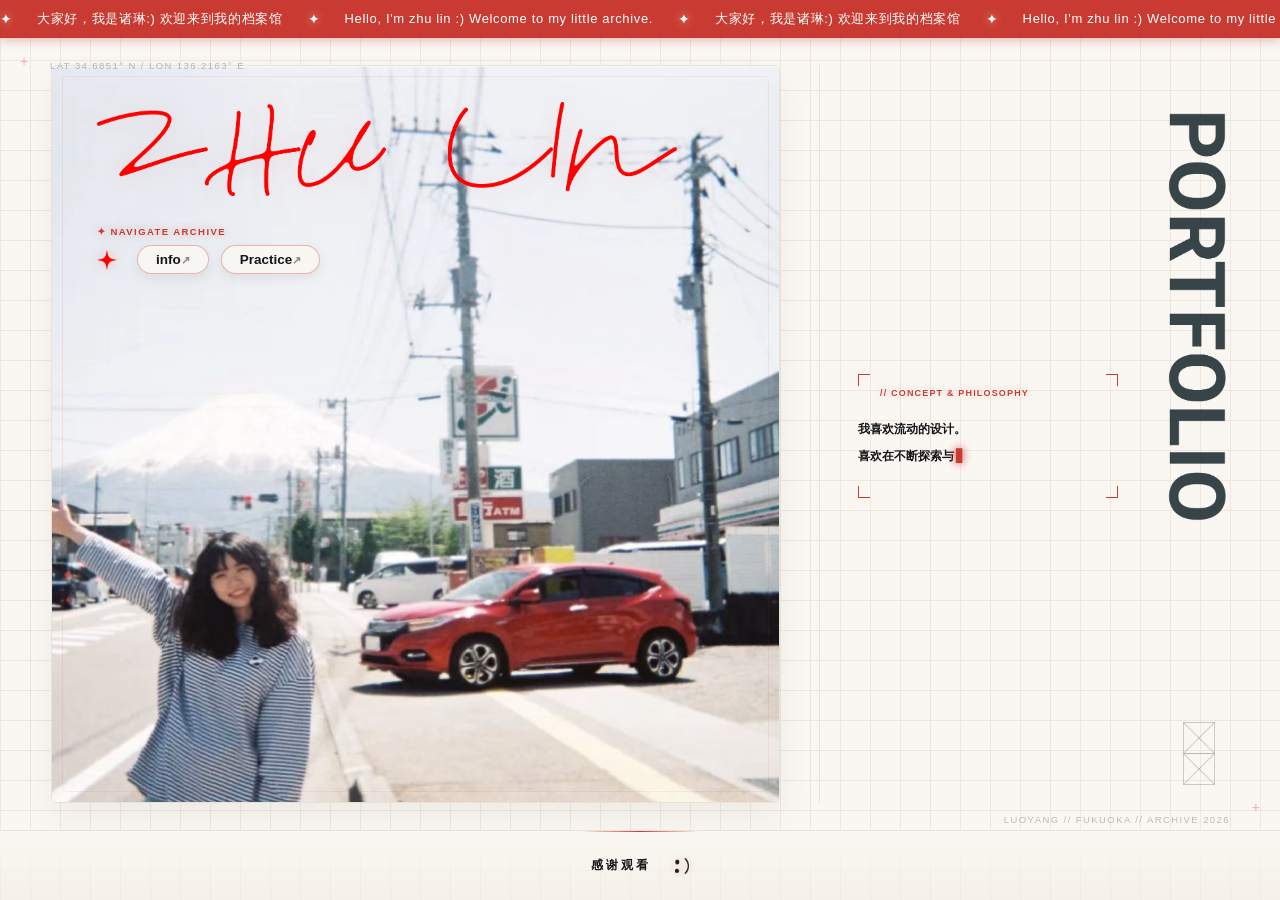
<file: index.html>
<!DOCTYPE html>
<html lang="en">

<head>
    <meta charset="UTF-8">
    <meta name="viewport" content="width=device-width, initial-scale=1.0">
    <title>ZHULIN.com</title>
    <link rel="icon" type="image/png" href="images/素材-13.png">
    <link rel="stylesheet" href="css/style_v6.css?v=9">
    <link rel="stylesheet" href="css/home_desktop_v1.css?v=1">
    <link rel="stylesheet" href="css/mobile_v1.css?v=8">
</head>

<body>
    <div class="root">
        <div class="marquee-bar-home">
            <div class="marquee-content">
                <div class="marquee-group">
                    <span class="marquee-star">&#10022;</span>
                    <span class="marquee-item">大家好，我是诸琳:) 欢迎来到我的档案馆</span>
                    <span class="marquee-star">&#10022;</span>
                    <span class="marquee-item">Hello, I'm zhu lin :) Welcome to my little archive.</span>
                    <span class="marquee-star">&#10022;</span>
                    <span class="marquee-item">大家好，我是诸琳:) 欢迎来到我的档案馆</span>
                    <span class="marquee-star">&#10022;</span>
                    <span class="marquee-item">Hello, I'm zhu lin :) Welcome to my little archive.</span>
                </div>
                <div class="marquee-group" aria-hidden="true">
                    <span class="marquee-star">&#10022;</span>
                    <span class="marquee-item">大家好，我是诸琳:) 欢迎来到我的档案馆</span>
                    <span class="marquee-star">&#10022;</span>
                    <span class="marquee-item">Hello, I'm zhu lin :) Welcome to my little archive.</span>
                    <span class="marquee-star">&#10022;</span>
                    <span class="marquee-item">大家好，我是诸琳:) 欢迎来到我的档案馆</span>
                    <span class="marquee-star">&#10022;</span>
                    <span class="marquee-item">Hello, I'm zhu lin :) Welcome to my little archive.</span>
                </div>
            </div>
        </div>

        <div class="main-content">
            <div class="left-section">
                <div class="background-images">
                    <img src="images/照片.webp" alt="" class="photo-bg">
                    <div class="photo-logo">
                        <img src="images/素材03.png" alt="" class="signature-overlay">
                        <div class="navgation">
                            <ul>
                                <img src="images/素材08.png" alt="" class="nav-icon">
                                <li>
                                    <a href="info.html" class="active">info</a>
                                </li>

                                <li>
                                    <a class="nav" href="ux-design.html">Practice</a>
                                </li>
                            </ul>
                        </div>
                    </div>
                </div>
            </div>
            <div class="right-section">
                <div class="text pc">
                    <p>我喜欢流动的设计。</p>
                    <p>喜欢在不断探索与调整中，寻找新的可能。</p>
                    <p>对我而言，设计不是单纯创造形式，</p>
                    <p>而是在一次次试错与调整中，</p>
                    <p>逐渐寻找人与信息之间更自然的交流方式。</p>
                    <p>我希望通过设计，</p>
                    <p>让信息传达更加自然，</p>
                    <p>让人与界面的互动变得更加顺畅愉快。</p>
                    <p>目前的研究与实践主要围绕视觉传达、</p>
                    <p>Web交互与用户体验展开研究，</p>
                    <p>持续探索设计如何影响用户的认知与行为。</p>
                </div>
                <div class="text iphone">
                    <p>我喜欢流动的设计。</p>
                    <p>喜欢在不断探索与调整中，寻找新的可能。</p>
                    <p>对我而言，设计不是单纯创造形式，</p>
                    <p>而是在一次次试错与调整中，</p>
                    <p>逐渐寻找人与信息之间更自然的交流方式。</p>
                    <p>我希望通过设计，</p>
                    <p>让信息传达更加自然，</p>
                    <p>让人与界面的互动变得更加顺畅愉快。</p>
                    <p>目前的研究与实践主要围绕视觉传达、</p>
                    <p>Web交互与用户体验展开研究，</p>
                    <p>持续探索设计如何影响用户的认知与行为。</p>
                </div>
                <img src="images/5058c4b6834efe9e1c234a630153b3f3.png" alt="" class="portfolio-img">
                <img src="images/素材12.png" alt="" class="geo-icon">
            </div>
        </div>
        <div class="main-footer pcf">
            <span class="footer-text">感谢观看&nbsp;&nbsp;</span>
            <img src="images/素材-13.png" alt="" class="footer-logo">
        </div>
        <div class="main-footer iphonef">
            <div class="footer-left">
                <span class="footer-text">感谢观看</span>
                <img src="images/素材-13.png" alt="" class="footer-logo">
            </div>
            <ul class="footer-right">
                <li><a href="info.html">Info</a></li>
                /
                <li><a href="ux-design.html" class="active">Practice</a></li>
            </ul>
        </div>
    </div>
    <script src="js/typewriter.js?v=7"></script>
    <script src="js/mobile_v1.js?v=4"></script>
</body>

</html>
</file>
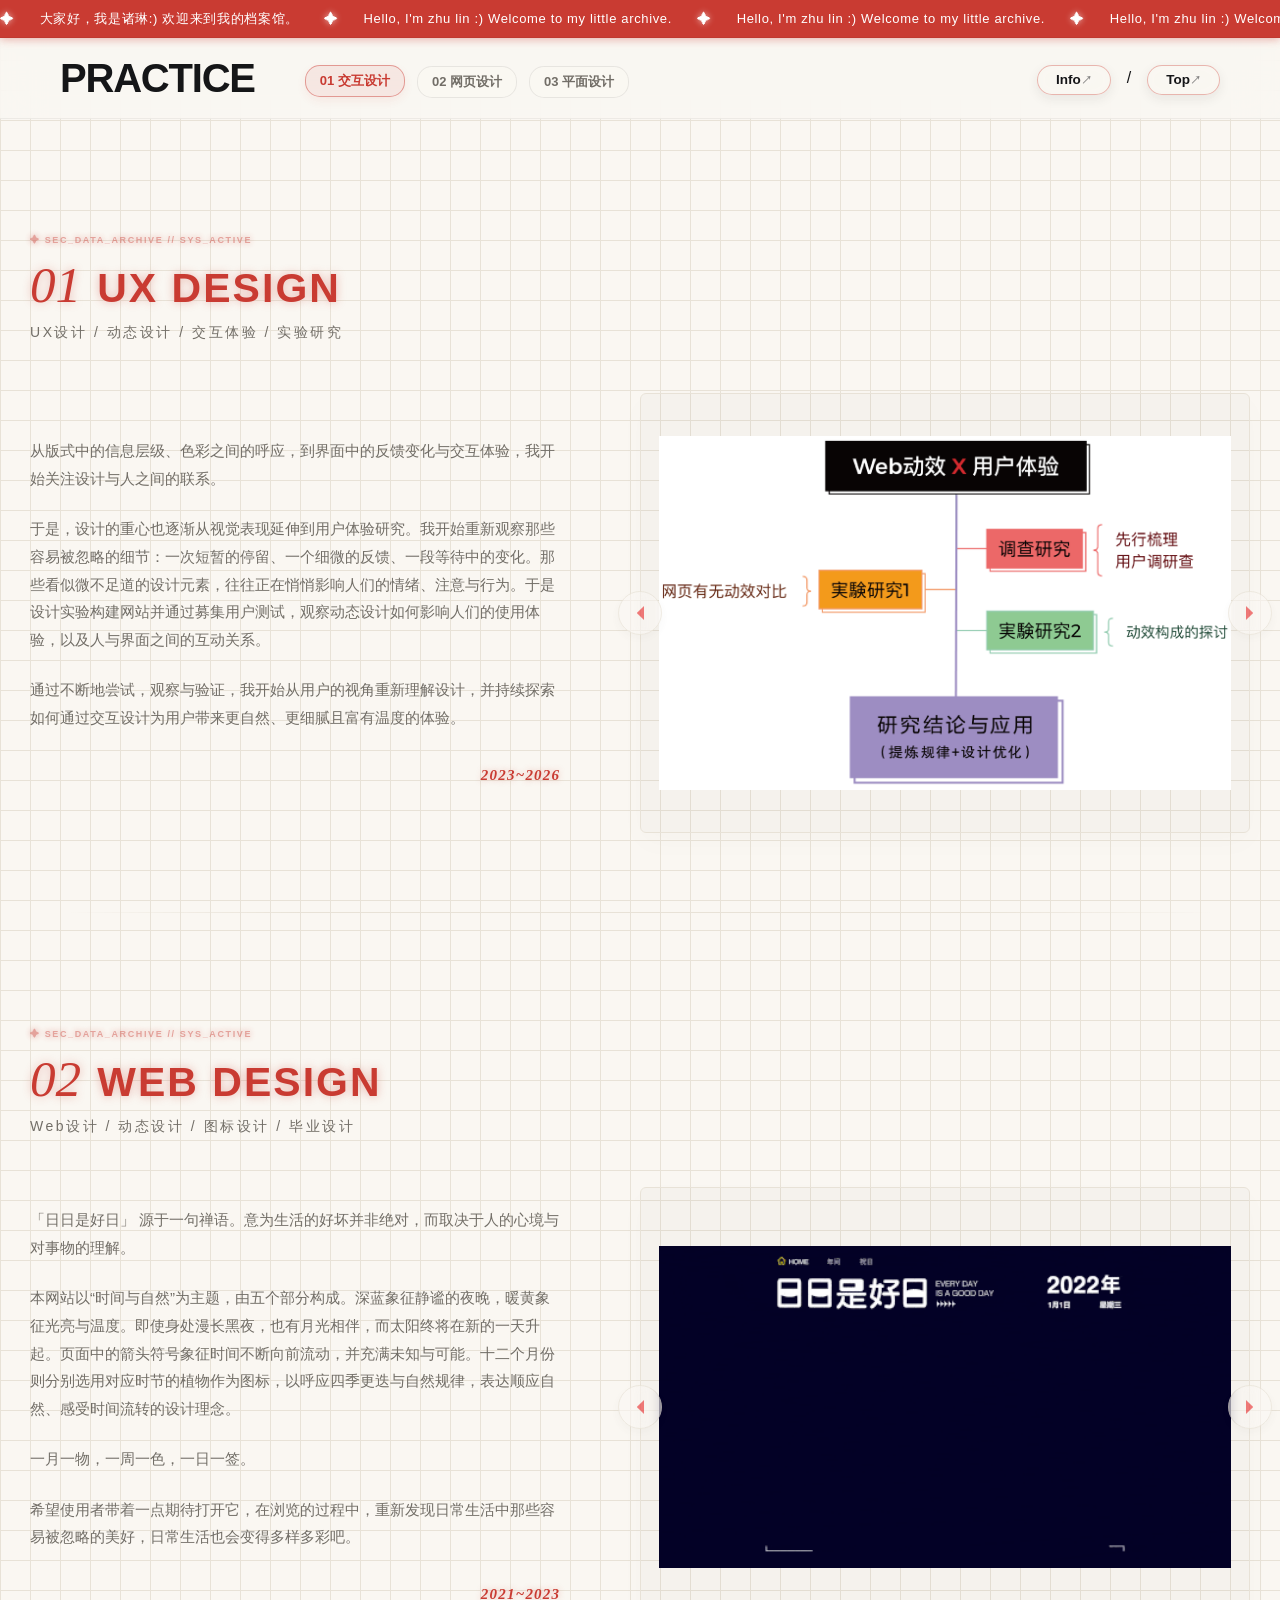
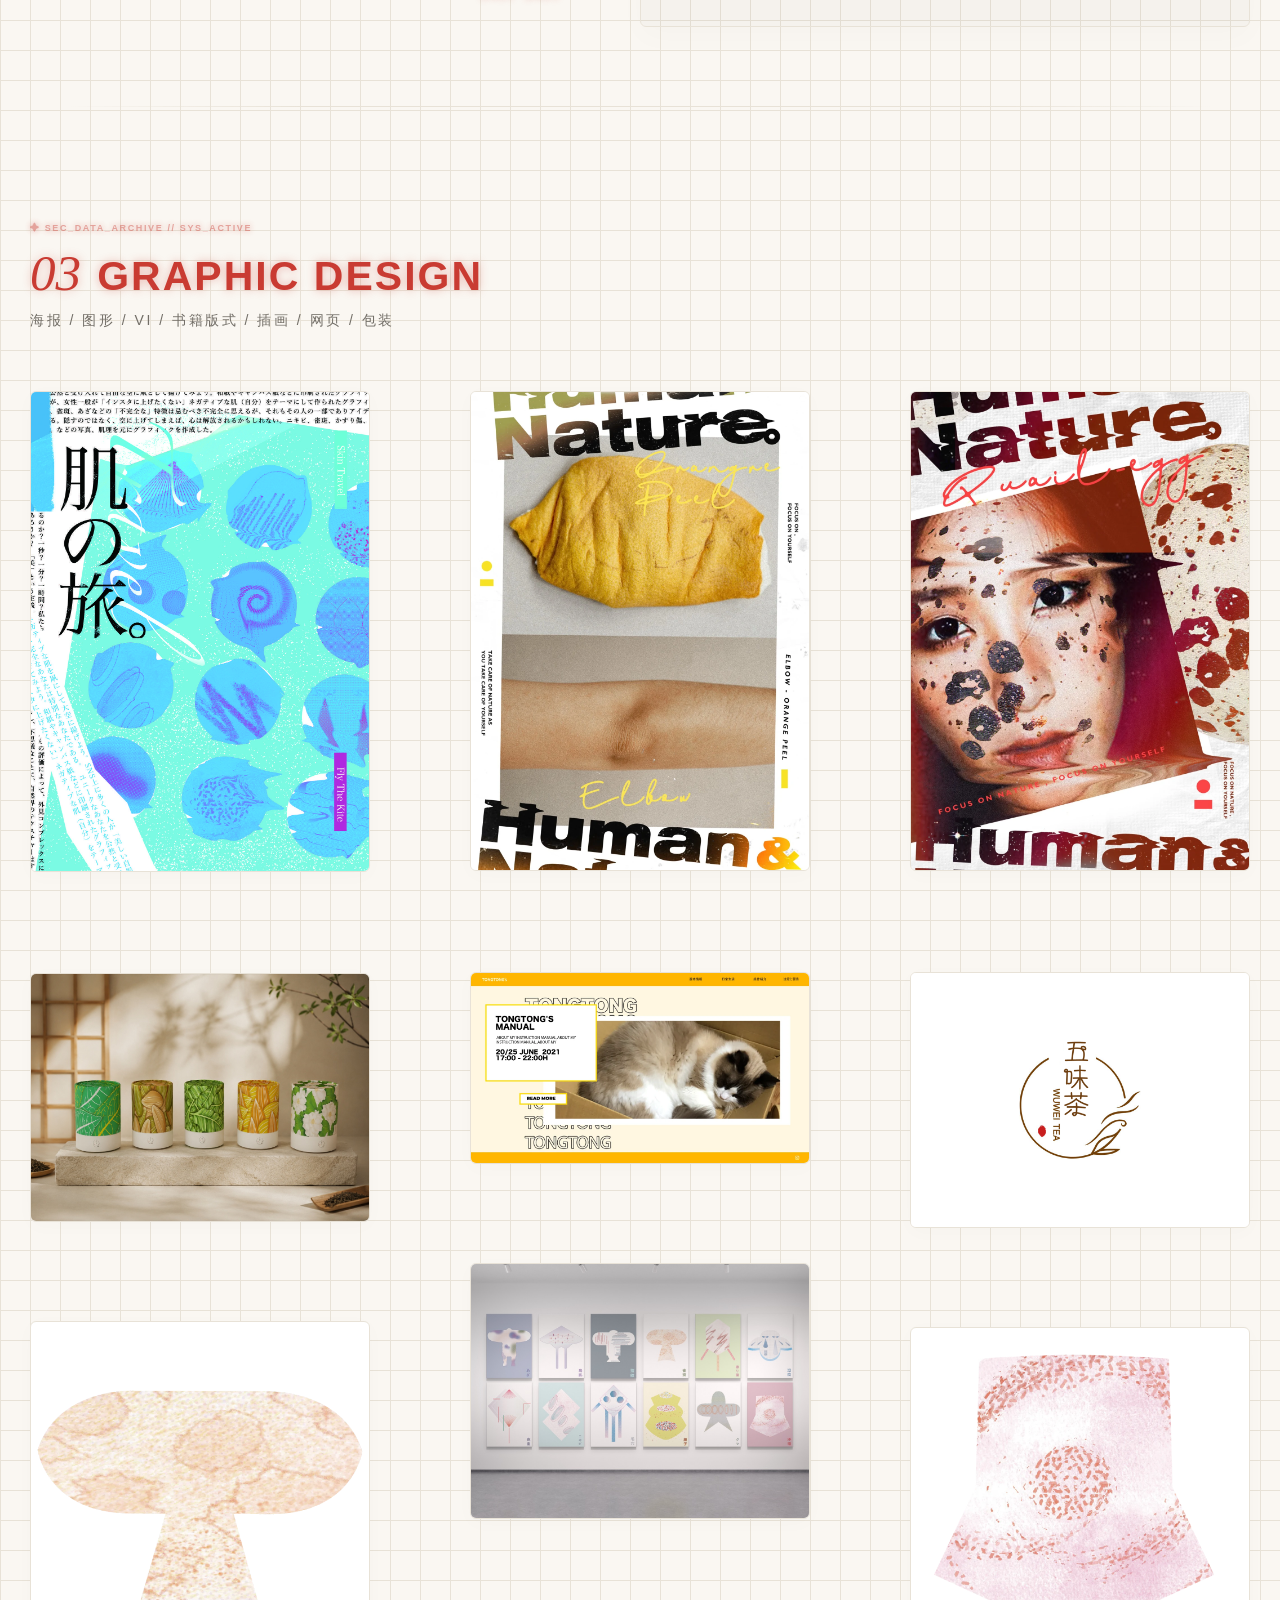
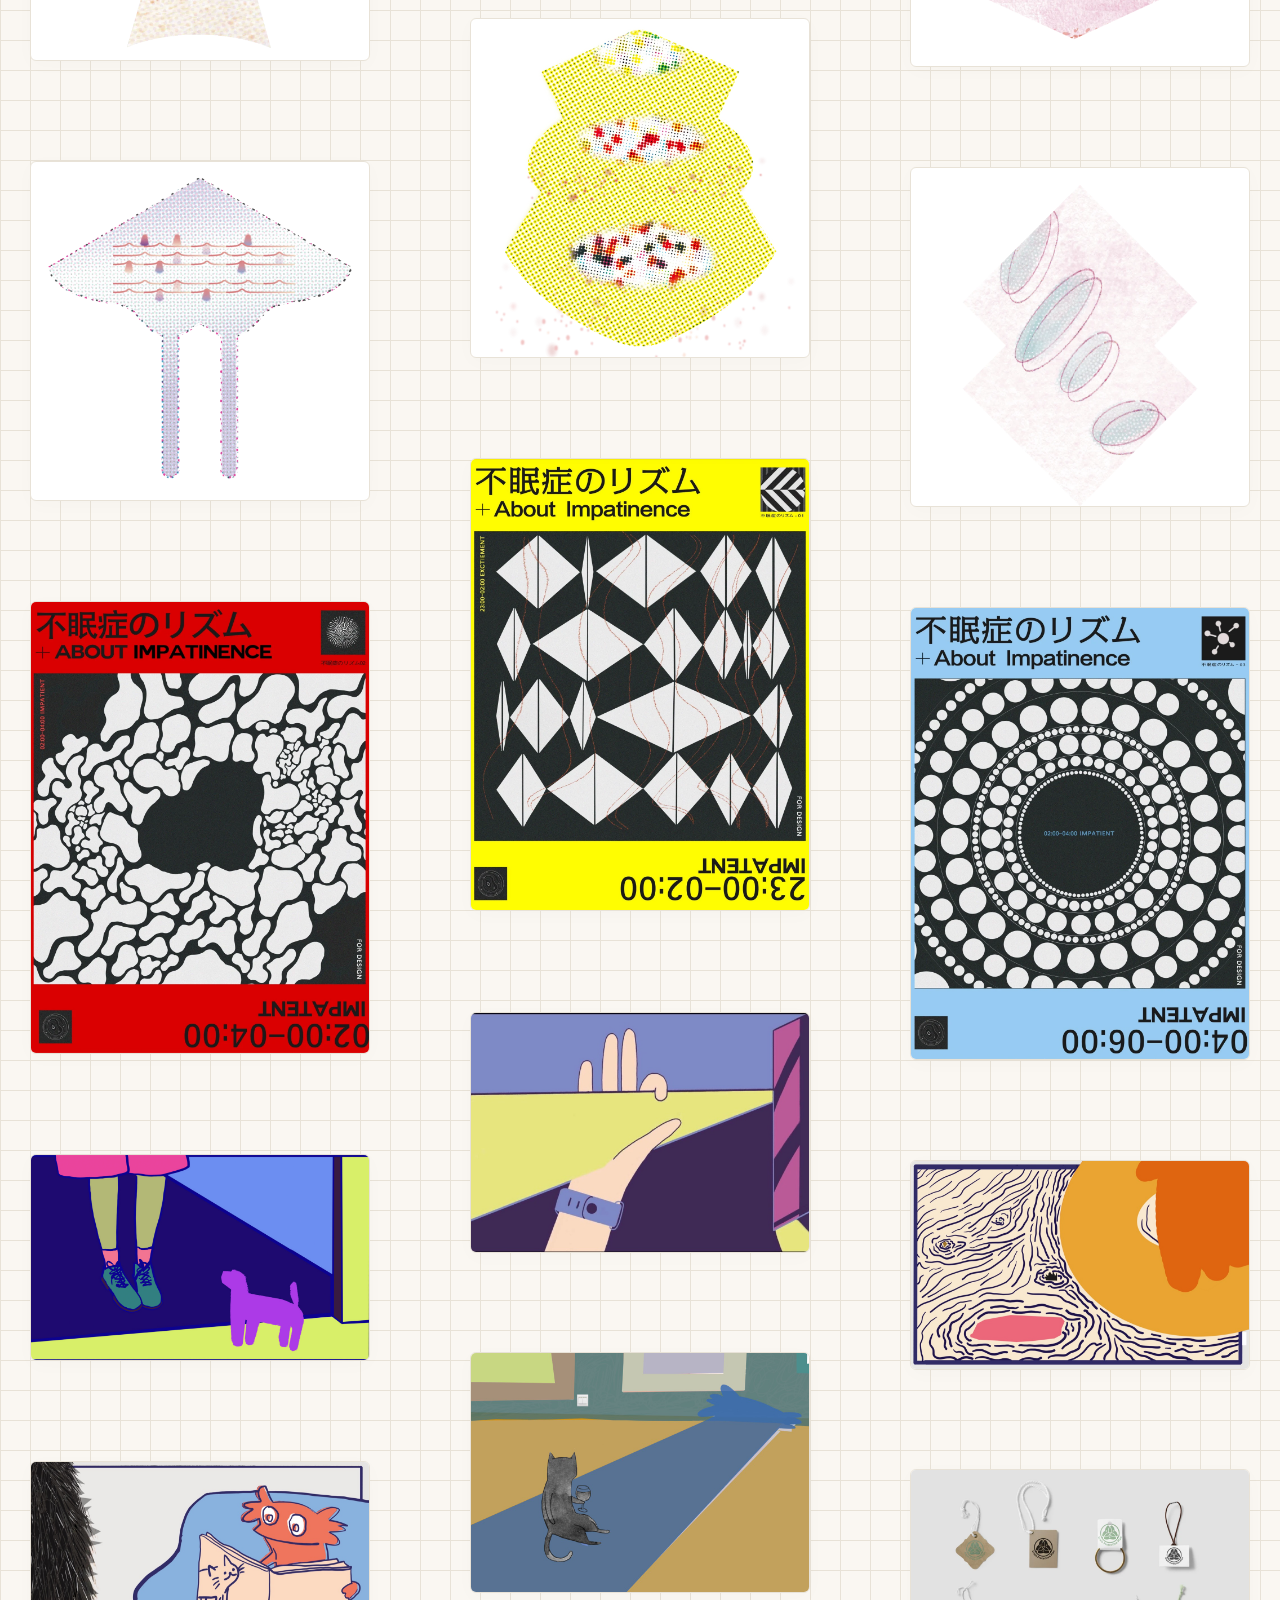
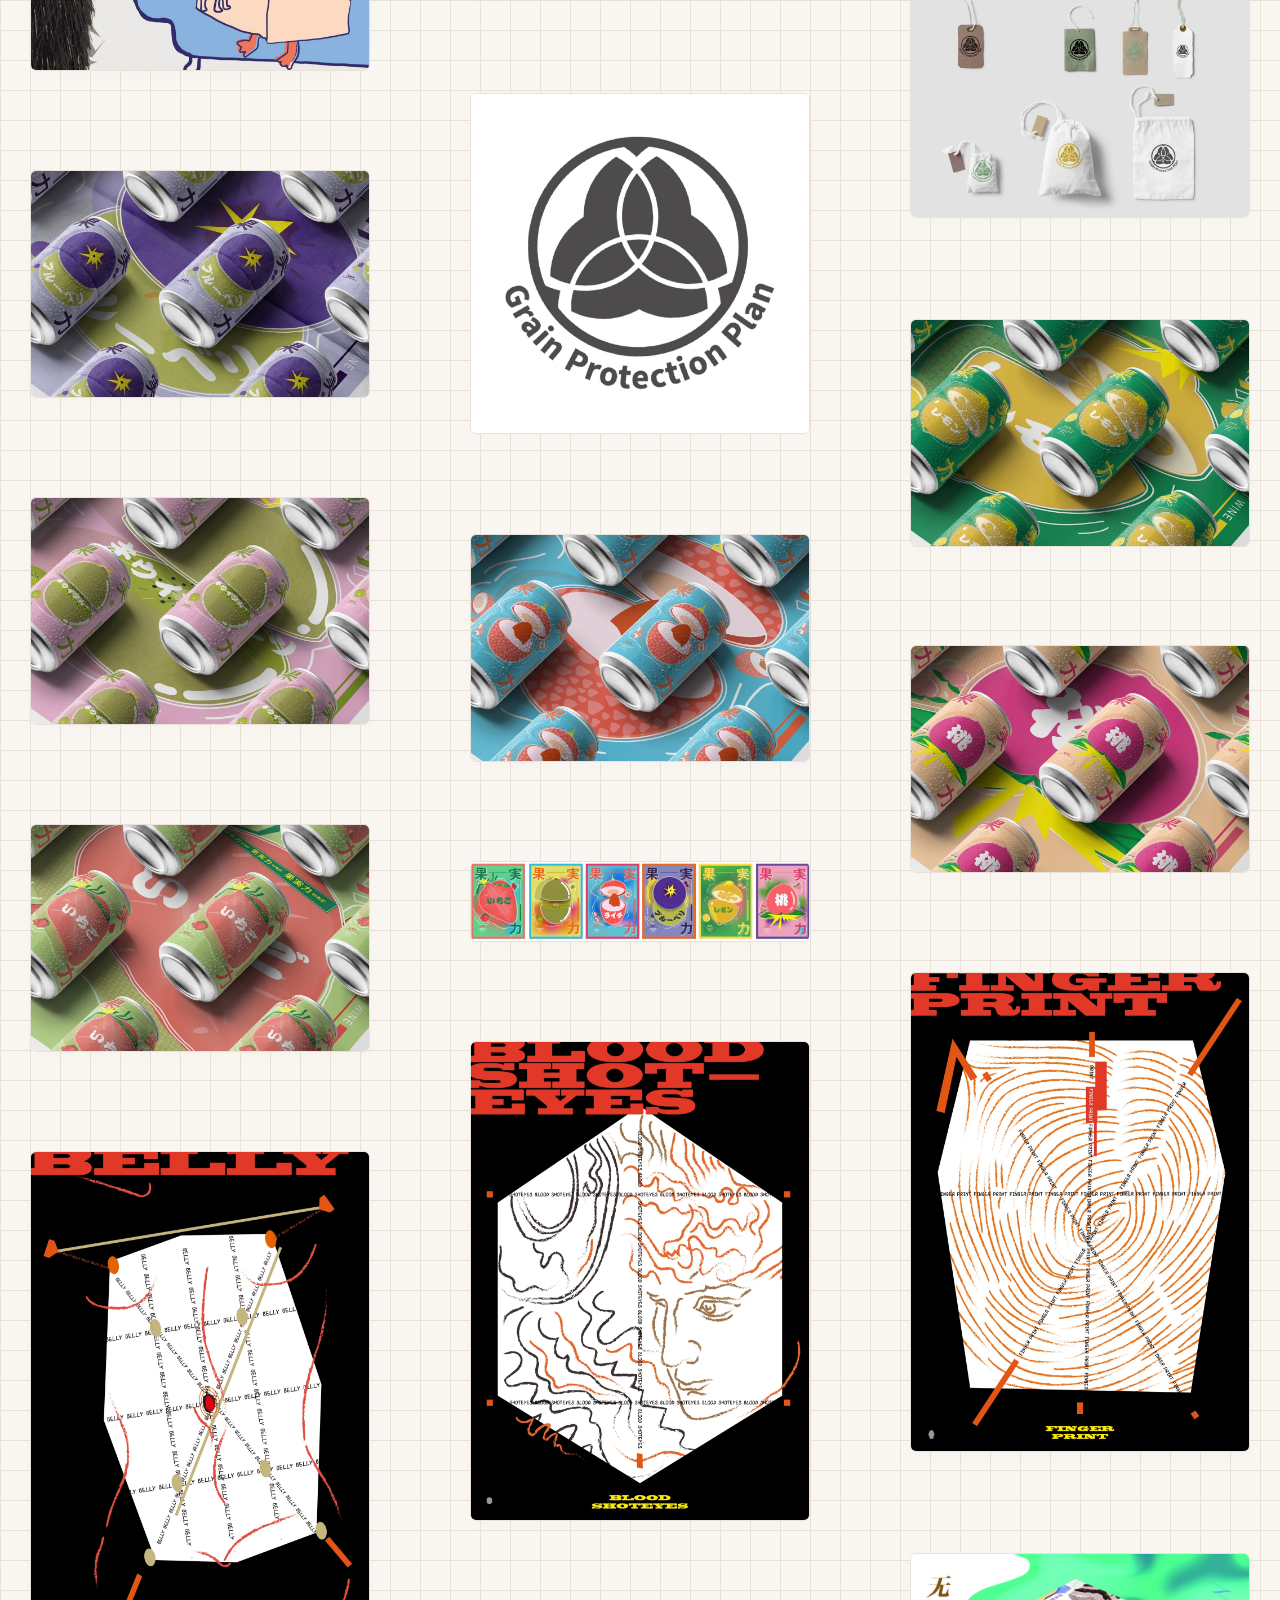
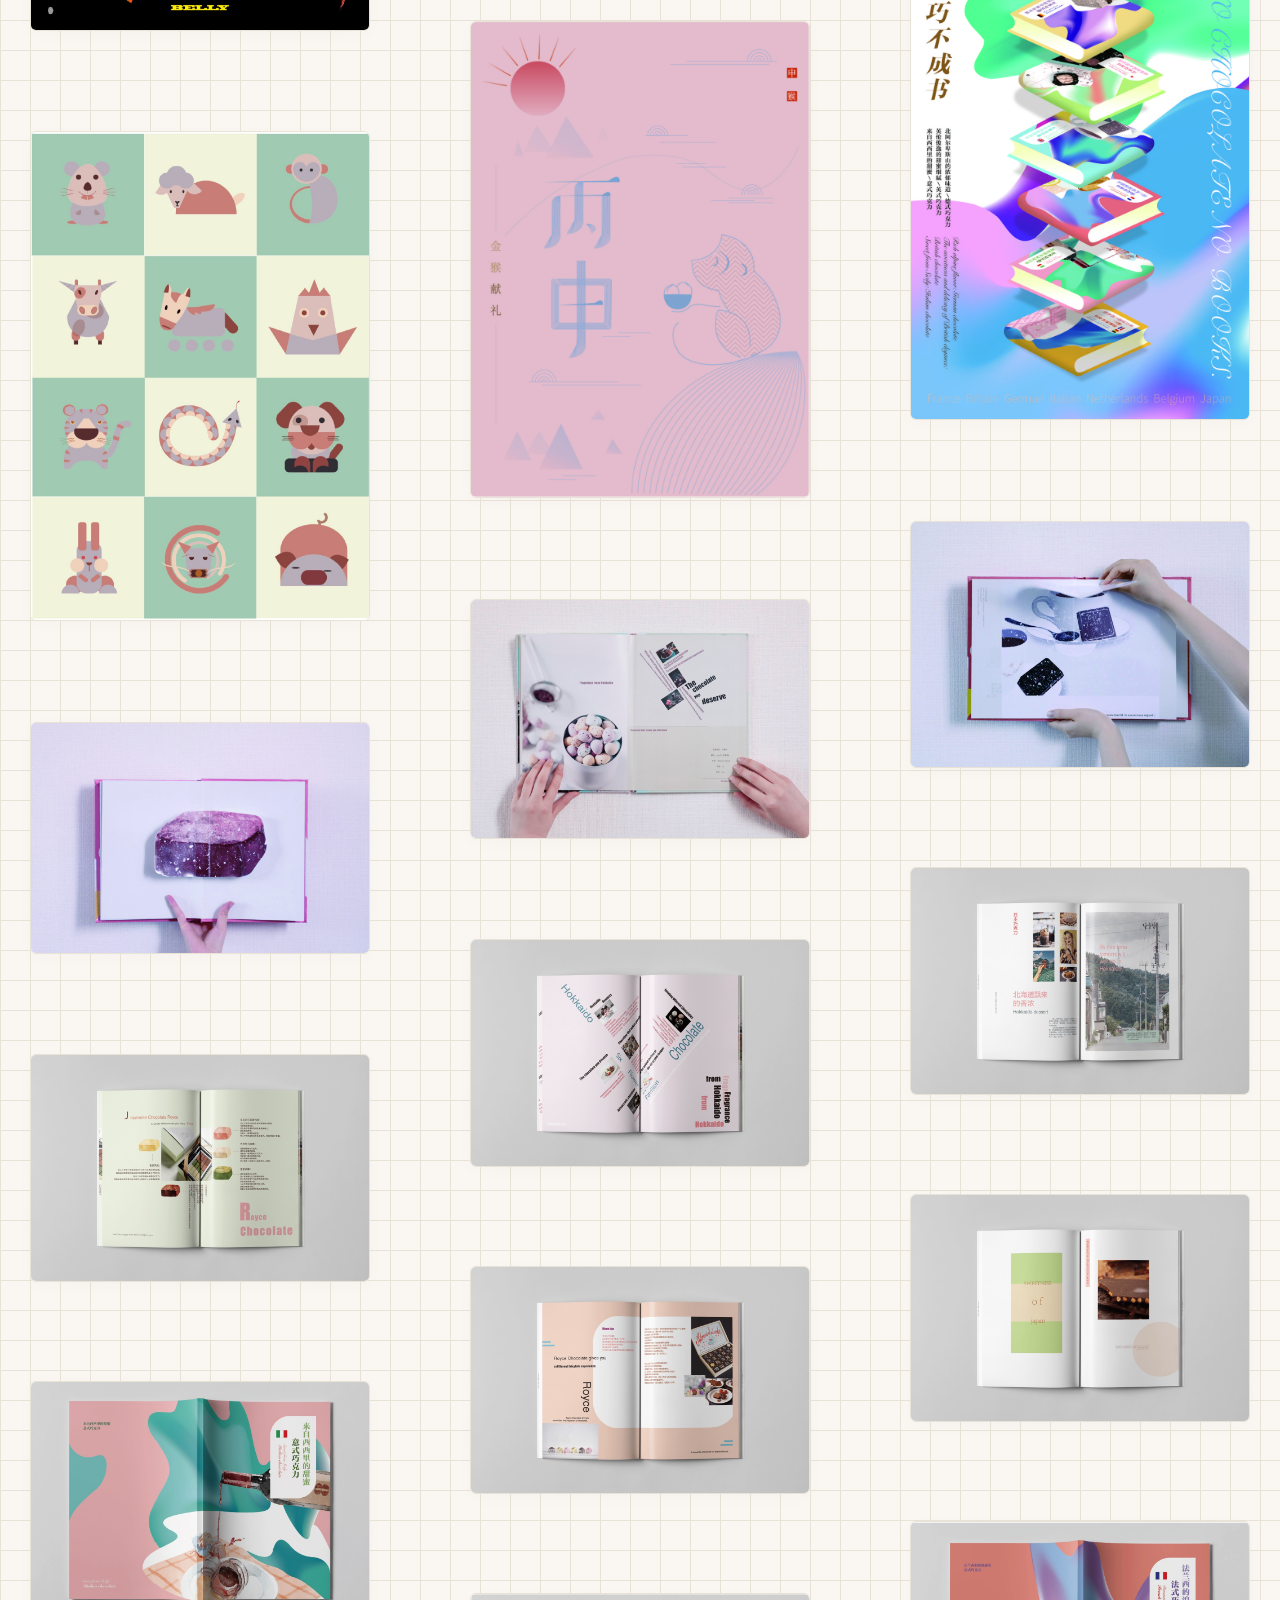
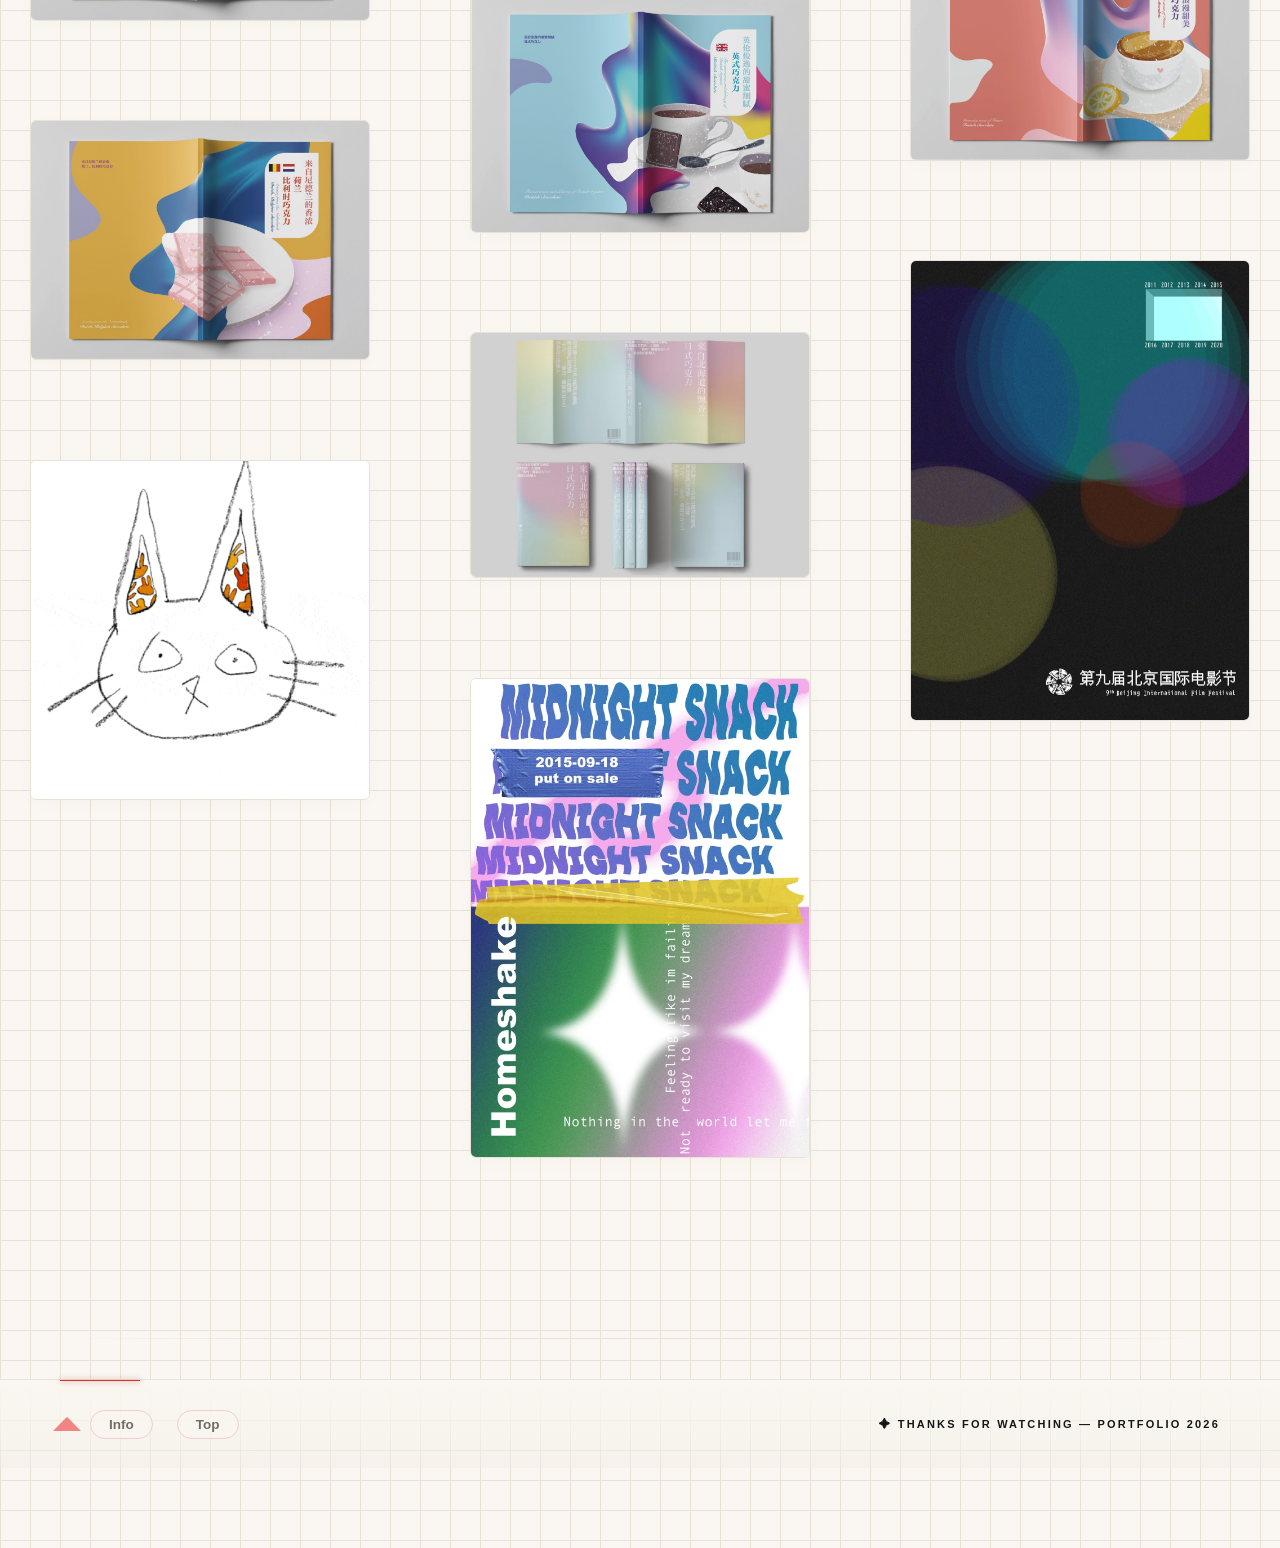
<file: ux-design.html>
<!DOCTYPE html>
<html lang="zh-CN">

<head>
    <meta charset="UTF-8">
    <meta name="viewport" content="width=device-width, initial-scale=1.0">
    <title>ZHU LIN - Portfolio</title>
    <link rel="icon" type="image/png" href="images/素材-13.png">
    <link rel="stylesheet" href="css/header_v6.css">
    <link rel="stylesheet" href="css/main_v6.css">
    <link rel="stylesheet" href="css/mobile_v1.css?v=9">
</head>

<body class="practice-page">
    <header class="site-header">
        <div class="marquee-bar">
            <div class="marquee-track">
                <div class="marquee-group">
                    <span class="marquee-star">&#10022;</span><span class="marquee-item">大家好，我是诸琳:) 欢迎来到我的档案馆。</span>
                    <span class="marquee-star">&#10022;</span><span class="marquee-item">Hello, I'm zhu lin :) Welcome
                        to my little archive.</span>
                    <span class="marquee-star">&#10022;</span><span class="marquee-item">Hello, I'm zhu lin :) Welcome
                        to my little archive.</span>
                    <span class="marquee-star">&#10022;</span><span class="marquee-item">Hello, I'm zhu lin :) Welcome
                        to my little archive.</span>
                </div>
                <div class="marquee-group" aria-hidden="true">
                    <span class="marquee-star">&#10022;</span><span class="marquee-item">大家好，我是诸琳:) 欢迎来到我的档案馆</span>
                    <span class="marquee-star">&#10022;</span><span class="marquee-item">Hello, I'm zhu lin :) Welcome
                        to my little archive</span>
                    <span class="marquee-star">&#10022;</span><span class="marquee-item">大家好，我是诸琳:) 欢迎来到我的档案馆</span>
                    <span class="marquee-star">&#10022;</span><span class="marquee-item">Hello, I'm zhu lin :) Welcome
                        to my little archive</span>
                </div>
            </div>
        </div>
        <div class="nav">
            <div class="nav-left">
                <div class="logo-text">
                    Practice
                </div>
                <nav class="practice-mobile-links iphonef" aria-label="Page links">
                    <a href="info.html">Info</a>
                    <span>/</span>
                    <a href="index.html">Top</a>
                </nav>
                <ul>
                    <li>01 交互设计</li>
                    <li>02 网页设计</li>
                    <li>03 平面设计</li>
                </ul>
            </div>
            <div class="nav-right pc">
                <ul>
                    <li><a href="info.html">Info</a></li>
                    /
                    <li><a href="index.html">Top</a></li>
                </ul>
            </div>
        </div>
    </header>

    <main>
        <!-- Section 01: UX Design -->
        <div id="section-ux" class="content-wrap section-block">
            <section class="title-block">
                <h2 class="title-line">
                    <span class="title-num">01</span>
                    <span class="title-name">ux design</span>
                </h2>
                <div class="title-copy">UX设计 / 动态设计 / 交互体验 / 实验研究</div>
            </section>

            <section class="intro-section">
                <div class="intro-carousel iphonef" data-carousel="ux">
                    <div class="carousel-inner">
                        <img src="images/ux-design/图1.png" alt="研究展示 1" class="active">
                        <img src="images/ux-design/图2.webp" alt="研究展示 2">
                        <img src="images/ux-design/图3.webp" alt="研究展示 3">
                        <img src="images/ux-design/图4.webp" alt="研究展示 4">
                    </div>
                    <button class="carousel-btn prev" aria-label="上一张">
                        <img src="images/箭头-10.png" alt="上一张">
                    </button>
                    <button class="carousel-btn next" aria-label="下一张">
                        <img src="images/箭头-11.png" alt="下一张">
                    </button>
                </div>
                <div class="intro-text">
                    <p>从版式中的信息层级、色彩之间的呼应，到界面中的反馈变化与交互体验，我开始关注设计与人之间的联系。</p>
                    <p>于是，设计的重心也逐渐从视觉表现延伸到用户体验研究。我开始重新观察那些容易被忽略的细节：一次短暂的停留、一个细微的反馈、一段等待中的变化。那些看似微不足道的设计元素，往往正在悄悄影响人们的情绪、注意与行为。于是设计实验构建网站并通过募集用户测试，观察动态设计如何影响人们的使用体验，以及人与界面之间的互动关系。
                    </p>
                    <p> 通过不断地尝试，观察与验证，我开始从用户的视角重新理解设计，并持续探索如何通过交互设计为用户带来更自然、更细腻且富有温度的体验。</p>
                    <div class="year-label">2023~2026</div>
                </div>
                <div class="intro-carousel pcf" data-carousel="ux">
                    <div class="carousel-inner">
                        <img src="images/ux-design/图1.png" alt="研究展示 1" class="active">
                        <img src="images/ux-design/图2.webp" alt="研究展示 2">
                        <img src="images/ux-design/图3.webp" alt="研究展示 3">
                        <img src="images/ux-design/图4.webp" alt="研究展示 4">
                    </div>
                    <button class="carousel-btn prev" aria-label="上一张">
                        <img src="images/箭头-10.png" alt="上一张">
                    </button>
                    <button class="carousel-btn next" aria-label="下一张">
                        <img src="images/箭头-11.png" alt="下一张">
                    </button>
                </div>
            </section>
        </div>

        <!-- Section 02: Web Design -->
        <div id="section-web" class="content-wrap section-block">
            <section class="title-block">
                <h2 class="title-line">
                    <span class="title-num">02</span>
                    <span class="title-name">web design</span>
                </h2>
                <div class="title-copy">Web设计 / 动态设计 / 图标设计 / 毕业设计</div>
            </section>

            <section class="intro-section">
                <div class="intro-carousel iphonef" data-carousel="web">
                    <div class="carousel-inner">
                        <img src="images/web-design/图1.gif" alt="日历网站展示 1" class="active">
                        <img src="images/web-design/图2.webp" alt="日历网站展示 2">
                        <img src="images/web-design/图3.webp" alt="日历网站展示 3">
                        <img src="images/web-design/图4.jpg" alt="日历网站展示 4">
                        <img src="images/web-design/图5.jpg" alt="日历网站展示 5">
                        <img src="images/web-design/图6.png" alt="日历网站展示 6">
                    </div>
                    <button class="carousel-btn prev" aria-label="上一张">
                        <img src="images/箭头-10.png" alt="上一张">
                    </button>
                    <button class="carousel-btn next" aria-label="下一张">
                        <img src="images/箭头-11.png" alt="下一张">
                    </button>
                </div>
                <div class="intro-text">
                      <p>「日日是好日」 源于一句禅语。意为生活的好坏并非绝对，而取决于人的心境与对事物的理解。</p>
                      <p>本网站以“时间与自然”为主题，由五个部分构成。深蓝象征静谧的夜晚，暖黄象征光亮与温度。即使身处漫长黑夜，也有月光相伴，而太阳终将在新的一天升起。页面中的箭头符号象征时间不断向前流动，并充满未知与可能。十二个月份则分别选用对应时节的植物作为图标，以呼应四季更迭与自然规律，表达顺应自然、感受时间流转的设计理念。</p>
                      <p> 一月一物，一周一色，一日一签。</p>
                      <p> 希望使用者带着一点期待打开它，在浏览的过程中，重新发现日常生活中那些容易被忽略的美好，日常生活也会变得多样多彩吧。</p>
                    <div class="year-label">2021~2023</div>
                </div>
                <div class="intro-carousel pcf" data-carousel="web">
                    <div class="carousel-inner">
                        <img src="images/web-design/图1.gif" alt="日历网站展示 1" class="active">
                        <img src="images/web-design/图2.webp" alt="日历网站展示 2">
                        <img src="images/web-design/图3.webp" alt="日历网站展示 3">
                        <img src="images/web-design/图4.jpg" alt="日历网站展示 4">
                        <img src="images/web-design/图5.jpg" alt="日历网站展示 5">
                        <img src="images/web-design/图6.png" alt="日历网站展示 6">
                    </div>
                    <button class="carousel-btn prev" aria-label="上一张">
                        <img src="images/箭头-10.png" alt="上一张">
                    </button>
                    <button class="carousel-btn next" aria-label="下一张">
                        <img src="images/箭头-11.png" alt="下一张">
                    </button>
                </div>
            </section>
        </div>

        <!-- Section 03: Graphic Design -->
        <div id="section-graphic" class="section-block">
            <section class="title-block">
                <h2 class="title-line">
                    <span class="title-num">03</span>
                    <span class="title-name">graphic design</span>
                </h2>
                <div class="title-copy">海报 / 图形 / VI / 书籍版式 / 插画 / 网页 / 包装</div>
            </section>

            <section class="gallery">
                <div class="gallery-grid">
                    <figure class="piece has-caption">
                        <img loading="lazy" src="images/graphic-design/01肌肤之旅.jpg" alt="肌肤之旅">
                        <figcaption class="piece-caption">
                            <span>肌肤之旅</span>
                            <span>海报</span>
                            <span>2022</span>
                        </figcaption>
                    </figure>
                    <figure class="piece has-caption">
                        <img loading="lazy" src="images/graphic-design/02橘子皮&手肘.webp" alt="橘子皮&手肘">
                        <figcaption class="piece-caption">
                            <span>Nature and Human</span>
                            <span>系列海报</span>
                            <span>2022</span>
                        </figcaption>
                    </figure>
                    <figure class="piece has-caption">
                        <img loading="lazy" src="images/graphic-design/03人和自然.webp" alt="人和自然">
                        <figcaption class="piece-caption">
                            <span>Nature and Human</span>
                            <span>系列海报</span>
                            <span>2022</span>
                        </figcaption>
                    </figure>
                    <figure class="piece has-caption">
                        <img loading="lazy" src="images/graphic-design/04-墩墩.webp" alt="墩墩">
                        <figcaption class="piece-caption is-wide">
                            <span>TONGTONG的使用说明</span>
                            <span>网页</span>
                            <span>2022</span>
                        </figcaption>
                    </figure>
                    <figure class="piece has-caption">
                        <img loading="lazy" src="images/graphic-design/05 五味茶logo.png" alt="五味茶 logo">
                        <figcaption class="piece-caption is-wide">
                            <span>五味茶</span>
                            <span>Logo</span>
                            <span>2022</span>
                        </figcaption>
                    </figure>
                    <figure class="piece has-caption">
                        <img loading="lazy" src="images/graphic-design/06五味茶包装.jpg" alt="五味茶包装">
                        <figcaption class="piece-caption is-wide">
                            <span>五味茶</span>
                            <span>包装设计</span>
                            <span>2022</span>
                        </figcaption>
                    </figure>
                    <figure class="piece has-caption">
                        <img loading="lazy" src="images/graphic-design/07-风筝.jpg" alt="风筝">
                        <figcaption class="piece-caption is-wide">
                            <span>在ins上大胆的放风筝吧！</span>
                            <span>图形设计</span>
                            <span>2021</span>
                        </figcaption>
                    </figure>
                    <figure class="piece has-caption">
                        <img loading="lazy" src="images/graphic-design/08-风筝.webp" alt="风筝 2">
                        <figcaption class="piece-caption is-tight">
                            <span>在ins上大胆的放风筝吧</span>
                            <span>风筝/ 图形</span>
                            <span>2021</span>
                        </figcaption>
                    </figure>
                    <figure class="piece has-caption">
                        <img loading="lazy" src="images/graphic-design/09-风筝.webp" alt="风筝 3">
                        <figcaption class="piece-caption is-tight">
                            <span>在ins上大胆的放风筝吧！</span>
                            <span>风筝/ 图形</span>
                            <span>2021</span>
                        </figcaption>
                    </figure>
                    <figure class="piece has-caption">
                        <img loading="lazy" src="images/graphic-design/10-风筝.webp" alt="风筝 4">
                        <figcaption class="piece-caption is-tight">
                            <span>在ins上大胆的放风筝吧！</span>
                            <span>风筝/ 图形</span>
                            <span>2021</span>
                        </figcaption>
                    </figure>
                    <figure class="piece has-caption">
                        <img loading="lazy" src="images/graphic-design/11-风筝.webp" alt="风筝 5">
                        <figcaption class="piece-caption is-tight">
                            <span>在ins上大胆的放风筝吧！</span>
                            <span>风筝 / 图形</span>
                            <span>2021</span>
                        </figcaption>
                    </figure>
                    <figure class="piece has-caption">
                        <img loading="lazy" src="images/graphic-design/12-风筝.webp" alt="风筝 6">
                        <figcaption class="piece-caption is-tight">
                            <span>在ins上大胆的放风筝吧！</span>
                            <span>风筝 / 图形</span>
                            <span>2021</span>
                        </figcaption>
                    </figure>
                    <figure class="piece has-caption">
                        <img loading="lazy" src="images/graphic-design/13-兴奋.webp" alt="兴奋">
                        <figcaption class="piece-caption">
                            <span>失眠症的节奏</span>
                            <span>系列海报</span>
                            <span>2021</span>
                        </figcaption>
                    </figure>
                    <figure class="piece has-caption">
                        <img loading="lazy" src="images/graphic-design/14-律动.webp" alt="律动">
                        <figcaption class="piece-caption">
                            <span>失眠症的节奏</span>
                            <span>系列海报</span>
                            <span>2021</span>
                        </figcaption>
                    </figure>
                    <figure class="piece has-caption">
                        <img loading="lazy" src="images/graphic-design/15平静.webp" alt="平静">
                        <figcaption class="piece-caption">
                            <span>失眠症的节奏</span>
                            <span>系列海报</span>
                            <span>2021</span>
                        </figcaption>
                    </figure>
                    <figure class="piece has-caption">
                        <img loading="lazy" src="images/graphic-design/16-梦.jpeg" alt="梦 1">
                        <figcaption class="piece-caption is-wide">
                            <span>梦心地</span>
                            <span>插画</span>
                            <span>2021</span>
                        </figcaption>
                    </figure>
                    <figure class="piece has-caption">
                        <img loading="lazy" src="images/graphic-design/17-梦.jpg" alt="梦 2">
                        <figcaption class="piece-caption is-wide">
                            <span>梦心地</span>
                            <span>插画</span>
                            <span>2021</span>
                        </figcaption>
                    </figure>
                    <figure class="piece has-caption">
                        <img loading="lazy" src="images/graphic-design/18-梦.jpg" alt="梦 3">
                        <figcaption class="piece-caption is-wide">
                            <span>梦心地</span>
                            <span>插画</span>
                            <span>2021</span>
                        </figcaption>
                    </figure>
                    <figure class="piece has-caption">
                        <img loading="lazy" src="images/graphic-design/19-梦.jpg" alt="梦 4">
                        <figcaption class="piece-caption is-wide">
                            <span>梦心地</span>
                            <span>插画</span>
                            <span>2021</span>
                        </figcaption>
                    </figure>
                    <figure class="piece has-caption">
                        <img loading="lazy" src="images/graphic-design/20-梦.jpg" alt="梦 5">
                        <figcaption class="piece-caption is-wide">
                            <span>梦心地</span>
                            <span>插画</span>
                            <span>2021</span>
                        </figcaption>
                    </figure>
                    <figure class="piece has-caption">
                        <img loading="lazy" src="images/graphic-design/21-种子vi.webp" alt="种子 VI">
                        <figcaption class="piece-caption">
                            <span>种子计划</span>
                            <span>Logo vi</span>
                            <span>2020</span>
                        </figcaption>
                    </figure>
                    <figure class="piece has-caption">
                        <img loading="lazy" src="images/graphic-design/22-种子logo.jpg" alt="种子 logo">
                        <figcaption class="piece-caption">
                            <span>种子计划</span>
                            <span>vi设计</span>
                            <span>2020</span>
                        </figcaption>
                    </figure>
                    <figure class="piece has-caption">
                        <img loading="lazy" src="images/graphic-design/23-果实力蓝莓.webp" alt="果实力蓝莓">
                        <figcaption class="piece-caption is-wide">
                            <span>果实力</span>
                            <span>饮料包装设计</span>
                            <span>2012</span>
                        </figcaption>
                    </figure>
                    <figure class="piece has-caption">
                        <img loading="lazy" src="images/graphic-design/24-果实力柠檬.webp" alt="果实力柠檬">
                        <figcaption class="piece-caption is-wide">
                            <span>果实力</span>
                            <span>饮料酒包装设计</span>
                            <span>2012</span>
                        </figcaption>
                    </figure>
                    <figure class="piece has-caption">
                        <img loading="lazy" src="images/graphic-design/25-果实力猕猴桃.jpg" alt="果实力猕猴桃">
                        <figcaption class="piece-caption is-wide">
                            <span>果实力</span>
                            <span>饮料包装设计</span>
                            <span>2012</span>
                        </figcaption>
                    </figure>
                    <figure class="piece has-caption">
                        <img loading="lazy" src="images/graphic-design/26-果实力荔枝.webp" alt="果实力荔枝">
                        <figcaption class="piece-caption is-wide">
                            <span>果实力</span>
                            <span>饮料包装设计</span>
                            <span>2012</span>
                        </figcaption>
                    </figure>
                    <figure class="piece has-caption">
                        <img loading="lazy" src="images/graphic-design/27-果实力桃子.webp" alt="果实力桃子">
                        <figcaption class="piece-caption is-wide">
                            <span>果实力</span>
                            <span>饮料包装设计</span>
                            <span>2012</span>
                        </figcaption>
                    </figure>
                    <figure class="piece has-caption">
                        <img loading="lazy" src="images/graphic-design/28-果实力草莓.webp" alt="果实力草莓">
                        <figcaption class="piece-caption is-wide">
                            <span>果实力</span>
                            <span>包装设计</span>
                            <span>2012</span>
                        </figcaption>
                    </figure>
                    <figure class="piece has-caption">
                        <img loading="lazy" src="images/graphic-design/29-果实力海报.jpg" alt="果实力海报">
                        <figcaption class="piece-caption is-mini">
                            <span>果实力</span>
                            <span>海报</span>
                            <span>2020</span>
                        </figcaption>
                    </figure>
                    <figure class="piece has-caption">
                        <img loading="lazy" src="images/graphic-design/30-指纹.webp" alt="指纹 1">
                        <figcaption class="piece-caption">
                            <span>小说 《指纹》 </span>
                            <span>系列宣传海报</span>
                            <span>2020</span>
                        </figcaption>
                    </figure>
                    <figure class="piece has-caption">
                        <img loading="lazy" src="images/graphic-design/31-指纹.webp" alt="指纹 2">
                        <figcaption class="piece-caption">
                            <span>小说 《指纹》 </span>
                            <span>系列宣传海报</span>
                            <span>2020</span>
                        </figcaption>
                    </figure>
                    <figure class="piece has-caption">
                        <img loading="lazy" src="images/graphic-design/32-指纹.webp" alt="指纹 3">
                        <figcaption class="piece-caption">
                            <span>小说 《指纹》 </span>
                            <span>系列海报</span>
                            <span>2020</span>
                        </figcaption>
                    </figure>
                    <figure class="piece has-caption">
                        <img loading="lazy" src="images/graphic-design/33-巧克力海报.jpg" alt="巧克力海报">
                        <figcaption class="piece-caption is-medium">
                            <span>无巧不成书</span>
                            <span>宣传海报</span>
                            <span>2019</span>
                        </figcaption>
                    </figure>
                    <figure class="piece has-caption">
                        <img loading="lazy" src="images/graphic-design/37-丙申猴.jpg" alt="丙申猴">
                        <figcaption class="piece-caption">
                            <span>金猴献礼</span>
                            <span>海报</span>
                            <span>2018</span>
                        </figcaption>
                    </figure>
                    <figure class="piece has-caption">
                        <img loading="lazy" src="images/graphic-design/37-十二生肖.jpg" alt="十二生肖">
                        <figcaption class="piece-caption">
                            <span>十二生肖</span>
                            <span>图形 / IP</span>
                            <span>2018</span>
                        </figcaption>
                    </figure>
                    <figure class="piece has-caption">
                        <img loading="lazy" src="images/graphic-design/34-1.JPG" alt="书籍 1">
                        <figcaption class="piece-caption is-wide">
                            <span>无巧不成书</span>
                            <span>立体书籍设计</span>
                            <span>2019</span>
                        </figcaption>
                    </figure>
                    <figure class="piece has-caption">
                        <img loading="lazy" src="images/graphic-design/34-书籍2.JPG" alt="书籍 2">
                        <figcaption class="piece-caption is-wide">
                            <span>无巧不成书</span>
                            <span>板式 / 书籍</span>
                            <span>2019</span>
                        </figcaption>
                    </figure>
                    <figure class="piece has-caption">
                        <img loading="lazy" src="images/graphic-design/34-书籍3.jpg" alt="书籍 3">
                        <figcaption class="piece-caption is-wide">
                            <span>无巧不成书</span>
                            <span>立体书籍设计</span>
                            <span>2019</span>
                        </figcaption>
                    </figure>
                    <figure class="piece has-caption">
                        <img loading="lazy" src="images/graphic-design/35-画册1.jpg" alt="画册 1">
                        <figcaption class="piece-caption is-wide">
                            <span>无巧不成书</span>
                            <span>板式 / 书籍</span>
                            <span>2019</span>
                        </figcaption>
                    </figure>
                    <figure class="piece has-caption">
                        <img loading="lazy" src="images/graphic-design/35-画册2.jpg" alt="画册 2">
                        <figcaption class="piece-caption is-wide">
                            <span>无巧不成书</span>
                            <span>板式 / 书籍</span>
                            <span>2019</span>
                        </figcaption>
                    </figure>
                    <figure class="piece has-caption">
                        <img loading="lazy" src="images/graphic-design/35-画册3.jpg" alt="画册 3">
                        <figcaption class="piece-caption is-wide">
                            <span>无巧不成书</span>
                            <span>板式 / 书籍</span>
                            <span>2019</span>
                        </figcaption>
                    </figure>
                    <figure class="piece has-caption">
                        <img loading="lazy" src="images/graphic-design/35-画册4.jpg" alt="画册 4">
                        <figcaption class="piece-caption is-wide">
                            <span>无巧不成书</span>
                            <span>板式 / 书籍</span>
                            <span>2019</span>
                        </figcaption>
                    </figure>
                    <figure class="piece has-caption">
                        <img loading="lazy" src="images/graphic-design/35-画册5.jpg" alt="画册 5">
                        <figcaption class="piece-caption is-wide">
                            <span>无巧不成书</span>
                            <span>板式 / 书籍</span>
                            <span>2019</span>
                        </figcaption>
                    </figure>
                    <figure class="piece has-caption">
                        <img loading="lazy" src="images/graphic-design/36-书封1.jpg" alt="书封 1">
                        <figcaption class="piece-caption is-wide">
                            <span>无巧不成书</span>
                            <span>板式 / 书籍</span>
                            <span>2019</span>
                        </figcaption>
                    </figure>
                    <figure class="piece has-caption">
                        <img loading="lazy" src="images/graphic-design/36-书封2.jpg" alt="书封 2">
                        <figcaption class="piece-caption is-wide">
                            <span>无巧不成书</span>
                            <span>板式 / 书籍</span>
                            <span>2019</span>
                        </figcaption>
                    </figure>
                    <figure class="piece has-caption">
                        <img loading="lazy" src="images/graphic-design/36-书封3.jpg" alt="书封 3">
                        <figcaption class="piece-caption is-wide">
                            <span>无巧不成书</span>
                            <span>板式 / 书籍</span>
                            <span>2019</span>
                        </figcaption>
                    </figure>
                    <figure class="piece has-caption">
                        <img loading="lazy" src="images/graphic-design/36-书封4.jpg" alt="书封 4">
                        <figcaption class="piece-caption is-wide">
                            <span>无巧不成书</span>
                            <span>板式 / 书籍</span>
                            <span>2019</span>
                        </figcaption>
                    </figure>
                    <figure class="piece has-caption">
                        <img loading="lazy" src="images/graphic-design/38-电影节海报.webp" alt="电影节海报">
                        <figcaption class="piece-caption">
                            <span>电影节</span>
                            <span>海报</span>
                            <span>2018</span>
                        </figcaption>
                    </figure>
                    <figure class="piece has-caption">
                        <img loading="lazy" src="images/graphic-design/39-渐变书籍.JPG" alt="渐变书籍">
                        <figcaption class="piece-caption is-wide">
                            <span>巧克力</span>
                            <span>书籍包装</span>
                            <span>2019</span>
                        </figcaption>
                    </figure>
                    <figure class="piece has-caption">
                        <img loading="lazy" src="images/graphic-design/40-橘猫.gif" alt="橘猫">
                        <figcaption class="piece-caption is-tight">
                            <span>猫</span>
                            <span>图形设计</span>
                            <span>2017</span>
                        </figcaption>
                    </figure>
                    <figure class="piece has-caption">
                        <img loading="lazy" src="images/graphic-design/41-Midnight Snack音乐海报.webp"
                            alt="Midnight Snack 音乐海报">
                        <figcaption class="piece-caption">
                            <span>Midnight Snack音乐</span>
                            <span>海报设计</span>
                            <span>2015</span>
                        </figcaption>
                    </figure>
                </div>
            </section>
        </div>

        <div class="footer-space"></div>
        
        <div class="main-footer">
            <ul>
                <img src="images/箭头-10.png" class="footerimg pc">
                <li><a href="info.html">Info</a></li>
                /
                <li><a href="index.html">Top</a></li>
            </ul>
        </div>
    </main>

    <script src="js/carousel.js?v=5"></script>
    <script src="js/masonry.js?v=5"></script>
    <script src="js/nav.js?v=5"></script>
    <script src="js/mobile_v1.js?v=4"></script>
</body>

</html>
</file>
<file: css/style_v6.css>
:root {
    --bg-color: #faf7f2;
    --text-color: #151618;
    --text-muted: #726e67;
    --accent-color: #c93b32;
    --accent-glow: rgba(201, 59, 50, 0.35);
    --border-color: #e8e2d7;
    
    --sans-font: -apple-system, BlinkMacSystemFont, "Segoe UI", Roboto, "Helvetica Neue", Arial, "PingFang SC", "Microsoft YaHei", sans-serif;
    --serif-font: Georgia, "Times New Roman", serif;
    --transition-smooth: all 0.4s cubic-bezier(0.25, 1, 0.5, 1);
    --transition-spring: transform 0.6s cubic-bezier(0.175, 0.885, 0.32, 1.275), background 0.4s ease, color 0.4s ease, border-color 0.4s ease, box-shadow 0.4s ease;
}

* {
    padding: 0;
    margin: 0;
    box-sizing: border-box;
    list-style: none;
    text-decoration: none;
    color: var(--text-color);
}

html, body {
    width: 100%;
    height: 100%;
    background-color: var(--bg-color);
    font-family: var(--sans-font);
    -webkit-font-smoothing: antialiased;
}

/* Grid layout */
body {
    position: relative;
    background-image: 
        linear-gradient(rgba(228, 222, 211, 0.6) 1px, transparent 1px),
        linear-gradient(90deg, rgba(228, 222, 211, 0.6) 1px, transparent 1px);
    background-size: 30px 30px;
}

/* Background glow */
body::before {
    content: '';
    position: fixed;
    top: -10%;
    right: -10%;
    width: 60vw;
    height: 60vw;
    background: radial-gradient(circle, rgba(201, 59, 50, 0.09) 0%, rgba(201, 59, 50, 0) 70%);
    filter: blur(100px);
    pointer-events: none;
    z-index: -1;
    animation: floatGlow1 24s ease-in-out infinite alternate;
}

/* Background glow */
body::after {
    content: '';
    position: fixed;
    bottom: -10%;
    left: -10%;
    width: 50vw;
    height: 50vw;
    background: radial-gradient(circle, rgba(214, 166, 92, 0.06) 0%, rgba(214, 166, 92, 0) 75%);
    filter: blur(100px);
    pointer-events: none;
    z-index: -1;
    animation: floatGlow2 20s ease-in-out infinite alternate;
}

@keyframes floatGlow1 {
    0% { transform: translate(0, 0) scale(1); }
    100% { transform: translate(-5%, 5%) scale(1.1); }
}

@keyframes floatGlow2 {
    0% { transform: translate(0, 0) scale(1); }
    100% { transform: translate(5%, -5%) scale(1.15); }
}

.root::before {
    content: 'LAT 34.6851° N / LON 136.2163° E';
    position: absolute;
    top: 60px;
    left: 50px;
    font-family: var(--sans-font);
    font-size: 9.5px;
    letter-spacing: 0.15em;
    color: var(--text-muted);
    opacity: 0.45;
    font-weight: 500;
    z-index: 5;
}

.root::after {
    content: 'LUOYANG // FUKUOKA // ARCHIVE 2026';
    position: absolute;
    bottom: 75px;
    right: 50px;
    font-family: var(--sans-font);
    font-size: 9.5px;
    letter-spacing: 0.15em;
    color: var(--text-muted);
    opacity: 0.45;
    font-weight: 500;
    z-index: 5;
}

.root {
    width: 100vw;
    height: 100vh;
    display: flex;
    flex-direction: column;
    opacity: 0;
    animation: pageReveal 1s cubic-bezier(0.25, 1, 0.5, 1) forwards;
    overflow: hidden;
}

@keyframes pageReveal {
    to {
        opacity: 1;
    }
}

/* Marquee Bar */
.marquee-bar-home {
    width: 100%;
    height: 38px;
    overflow: hidden;
    background: var(--accent-color);
    box-shadow: 0 2px 10px var(--accent-glow);
    display: flex;
    align-items: center;
    border-bottom: 1px solid rgba(0, 0, 0, 0.05);
    z-index: 20;
}

.marquee-content {
    display: flex;
    align-items: center;
    width: max-content;
    height: 100%;
    white-space: nowrap;
    animation: marquee-home 30s linear infinite;
}

.marquee-group {
    display: flex;
    align-items: center;
    flex: 0 0 auto;
}

.marquee-item {
    font-size: 13px;
    letter-spacing: 0.05em;
    font-weight: 500;
    color: #ffffff;
    padding-right: 25px;
    font-family: var(--sans-font);
}

.marquee-star {
    font-size: 14px;
    color: #ffffff;
    padding-right: 25px;
    line-height: 1;
    display: inline-block;
    text-shadow: 0 0 8px rgba(255, 255, 255, 0.6);
}

@keyframes marquee-home {
    from { transform: translateX(0); }
    to { transform: translateX(-50%); }
}

/* Main Grid Layout */
.main-content {
    width: 100%;
    display: grid;
    grid-template-columns: 1.65fr 1fr;
    gap: 40px;
    padding: 30px 50px;
    align-items: stretch;
    position: relative;
}

/* Grid layout */
.main-content::before {
    content: '+';
    position: absolute;
    top: 15px;
    left: 20px;
    color: var(--accent-color);
    opacity: 0.35;
    font-size: 14px;
    font-weight: 300;
}

.main-content::after {
    content: '+';
    position: absolute;
    bottom: 15px;
    right: 20px;
    color: var(--accent-color);
    opacity: 0.35;
    font-size: 14px;
    font-weight: 300;
}

/* Left Section - Image, Signature, Navigation */
.left-section {
    position: relative;
    display: flex;
    flex-direction: column;
    justify-content: space-between;
    height: 100%;
}

.background-images {
    position: relative;
    width: 100%;
    height: 100%;
    border-radius: 6px;
    overflow: hidden;
    border: 1px solid var(--border-color);
    box-shadow: 0 15px 35px rgba(0, 0, 0, 0.05);
    background: #ffffff;
}

.background-images::before {
    content: '';
    position: absolute;
    inset: 10px;
    border: 1px solid rgba(201, 59, 50, 0.08);
    pointer-events: none;
    z-index: 2;
    border-radius: 4px;
}

.photo-bg {
    width: 100%;
    height: 100%;
    object-fit: cover;
    opacity: 0;
    transform: scale(1.03);
    animation: revealPhoto 1.2s cubic-bezier(0.25, 1, 0.5, 1) forwards;
    filter: grayscale(10%) contrast(102%);
    z-index: 1;
}

@keyframes revealPhoto {
    to {
        opacity: 1;
        transform: scale(1);
    }
}

.photo-logo {
    position: absolute;
    top: 35px;
    left: 40px;
    z-index: 10;
    display: flex;
    flex-direction: column;
    gap: 25px;
}

.signature-overlay {
    width: min(32vw, 360px);
    height: auto;
    opacity: 0;
    transform: translateY(10px);
    animation: fadeIn 1s cubic-bezier(0.25, 1, 0.5, 1) forwards;
    animation-delay: 0.4s;
    filter: drop-shadow(0 2px 10px rgba(201, 59, 50, 0.15));
}

/* Navigation */
.navgation {
    margin-top: 8px;
    position: relative;
}

.navgation::before {
    content: '✦ NAVIGATE ARCHIVE';
    display: block;
    font-size: 9.5px;
    font-weight: 700;
    letter-spacing: 0.15em;
    color: var(--accent-color);
    margin-bottom: 8px;
    text-shadow: 0 0 8px var(--accent-glow);
}

.navgation ul {
    display: flex;
    align-items: center;
    gap: 12px;
    opacity: 0;
    transform: translateY(10px);
    animation: fadeIn 1s cubic-bezier(0.25, 1, 0.5, 1) forwards;
    animation-delay: 0.6s;
    font-size: 0;
    color: transparent;
}

.nav-icon {
    width: 20px;
    height: 20px;
    object-fit: contain;
    filter: drop-shadow(0 0 6px var(--accent-glow));
    transition: transform 0.6s cubic-bezier(0.25, 1, 0.5, 1);
    margin-right: 8px;
}

.navgation ul:hover .nav-icon {
    transform: rotate(90deg);
}

.navgation ul li {
    font-size: 14px;
    display: inline-block;
}

.navgation ul li a {
    display: inline-block;
    padding: 6px 18px;
    font-size: 13.5px;
    font-weight: 700;
    border: 1px solid rgba(201, 59, 50, 0.35);
    border-radius: 20px;
    background: rgba(250, 247, 242, 0.88);
    backdrop-filter: blur(10px);
    -webkit-backdrop-filter: blur(10px);
    color: var(--text-color);
    box-shadow: 0 4px 12px rgba(26, 26, 28, 0.08);
    transition: var(--transition-spring);
}

.navgation ul li a::after {
    content: ' ↗';
    font-size: 11px;
    opacity: 0.5;
    transition: opacity 0.3s ease, transform 0.3s ease;
    display: inline-block;
}

.navgation ul li a.active {
    background: rgba(250, 247, 242, 0.88);
    color: var(--text-color);
    border-color: rgba(201, 59, 50, 0.35);
    box-shadow: 0 4px 12px rgba(26, 26, 28, 0.08);
}

/* Navigation */
.navgation ul li a:hover,
.navgation ul li a.active:hover {
    background: var(--accent-color) !important;
    color: #ffffff !important;
    border-color: var(--accent-color) !important;
    box-shadow: 
        0 8px 20px rgba(201, 59, 50, 0.25), 
        0 0 10px var(--accent-glow);
    transform: translateY(-2px);
}

.navgation ul li a:hover::after,
.navgation ul li a.active:hover::after {
    opacity: 1;
    transform: translate(2px, -2px);
}

/* Typewriter */
.text {
    position: relative;
    z-index: 12;
    width: min(100%, 450px);
    max-width: 450px;
    background-color: transparent;
    padding: 30px 30px 26px;
    
    background-image: 
        linear-gradient(to right, var(--accent-color) 12px, transparent 12px),
        linear-gradient(to bottom, var(--accent-color) 12px, transparent 12px),
        linear-gradient(to left, var(--accent-color) 12px, transparent 12px),
        linear-gradient(to bottom, var(--accent-color) 12px, transparent 12px),
        linear-gradient(to right, var(--accent-color) 12px, transparent 12px),
        linear-gradient(to top, var(--accent-color) 12px, transparent 12px),
        linear-gradient(to left, var(--accent-color) 12px, transparent 12px),
        linear-gradient(to top, var(--accent-color) 12px, transparent 12px);
    background-position: 
        0 0, 0 0, 
        100% 0, 100% 0, 
        0 100%, 0 100%, 
        100% 100%, 100% 100%;
    background-size: 14px 1px, 1px 14px;
    background-repeat: no-repeat;
}

/* Typewriter */
.text::after {
    content: '// CONCEPT & PHILOSOPHY';
    position: absolute;
    top: 14px;
    left: 30px;
    font-size: 10px;
    font-weight: 700;
    letter-spacing: 0.15em;
    color: var(--accent-color);
    text-shadow: 
        -1px -1px 0 #faf7f2,  
         1px -1px 0 #faf7f2,
        -1px  1px 0 #faf7f2,
         1px  1px 0 #faf7f2,
        0 0 6px rgba(201, 59, 50, 0.35);
}

/* Hide background border */
.text::before {
    display: none;
}

.text p {
    font-size: clamp(12.5px, 0.72vw, 13.6px);
    line-height: 1.7;
    margin-bottom: 6px;
    color: var(--text-color);
    font-weight: 600;
    opacity: 0;
    transition: opacity 0.3s ease;
    text-shadow: none;
}

.text p:first-of-type {
    margin-top: 15px;
}

.text p:last-child {
    margin-bottom: 0;
}

/* Typewriter */
.typing-cursor::after {
    content: '▋';
    margin-left: 2px;
    color: var(--accent-color);
    animation: blinkCaret 0.8s step-end infinite;
    text-shadow: 0 0 8px var(--accent-color);
}

@keyframes blinkCaret {
    from, to { opacity: 0; }
    50% { opacity: 1; }
}

/* Right Section - Portfolio title logo, and geo design symbol */
.right-section {
    display: grid;
    grid-template-columns: minmax(330px, 450px) minmax(150px, 1fr);
    grid-template-rows: 1fr auto;
    column-gap: clamp(28px, 4vw, 70px);
    row-gap: 22px;
    align-items: end;
    border-left: 1px solid var(--border-color);
    padding-left: clamp(32px, 3.4vw, 64px);
    padding-right: clamp(8px, 1.2vw, 24px);
    padding-top: 10px;
    padding-bottom: 8px;
    height: 100%;
}

.right-section .text.pc {
    grid-column: 1;
    grid-row: 1 / 3;
    justify-self: start;
    align-self: end;
    margin-bottom: clamp(24px, 8vh, 94px);
}

.portfolio-img {
    grid-column: 2;
    grid-row: 1 / 3;
    justify-self: end;
    align-self: start;
    height: 60%;
    max-height: 480px;
    width: auto;
    object-fit: contain;
    opacity: 0;
    transform: translateX(20px);
    animation: revealPortfolio 1.2s cubic-bezier(0.25, 1, 0.5, 1) forwards;
    animation-delay: 0.7s;
    transition: transform 0.8s cubic-bezier(0.25, 1, 0.5, 1);
}

.portfolio-img:hover {
    transform: scale(1.02);
}

@keyframes revealPortfolio {
    to {
        opacity: 0.95;
        transform: translateX(0);
    }
}

.geo-icon {
    grid-column: 2;
    grid-row: 2;
    justify-self: end;
    margin-right: clamp(70px, 9vw, 130px);
    align-self: end;
    width: auto;
    height: 75px;
    opacity: 0.25;
    animation: rotateGeo 25s linear infinite;
    transform-origin: center;
    transition: opacity 0.4s ease, transform 0.5s ease;
}

.geo-icon:hover {
    opacity: 0.65;
    filter: drop-shadow(0 0 8px var(--accent-glow));
}

@keyframes rotateGeo {
    from { transform: rotate(0deg); }
    to { transform: rotate(360deg); }
}

@keyframes fadeIn {
    to {
        opacity: 1;
        transform: translateY(0);
    }
}

/* Footer */
.main-footer {
    height: 70px;
    width: 100%;
    border-top: 1px solid var(--border-color);
    display: flex;
    align-items: center;
    justify-content: center;
    gap: 12px;
    padding: 0 40px;
    background: linear-gradient(180deg, var(--bg-color) 0%, rgba(240, 235, 225, 0.5) 100%);
    z-index: 10;
    position: relative;
    overflow: hidden;
}

.main-footer::before {
    content: '';
    position: absolute;
    top: 0;
    left: 50%;
    transform: translateX(-50%);
    width: 120px;
    height: 1px;
    background: linear-gradient(90deg, transparent, var(--accent-color), transparent);
}

.footer-text {
    font-size: 12px;
    color: var(--text-color);
    font-family: var(--sans-font);
    font-weight: 700;
    letter-spacing: 0.25em;
    text-transform: uppercase;
    opacity: 0;
    transform: translateY(15px);
    animation: footerReveal 1.2s cubic-bezier(0.25, 1, 0.5, 1) forwards;
    animation-delay: 1.2s;
    transition: color 0.4s ease, text-shadow 0.4s ease;
}

.main-footer:hover .footer-text {
    color: var(--accent-color);
    text-shadow: 0 0 8px var(--accent-glow);
}

.footer-logo {
    height: 16px;
    width: auto;
    opacity: 0;
    transform: rotate(-180deg) scale(0);
    animation: footerLogoReveal 1.2s cubic-bezier(0.25, 1, 0.5, 1) forwards;
    animation-delay: 1.4s;
    filter: drop-shadow(0 0 4px var(--accent-glow));
    transition: transform 0.8s cubic-bezier(0.25, 1, 0.5, 1);
}

.main-footer:hover .footer-logo {
    transform: rotate(360deg) scale(1.1);
}

@keyframes footerReveal {
    to {
        opacity: 1;
        transform: translateY(0);
    }
}

@keyframes footerLogoReveal {
    to {
        opacity: 0.9;
        transform: rotate(0deg) scale(1);
    }
}

/* Responsive configurations */
.iphone, .iphonef {
    display: none !important;
}

.pc {
    display: block !important;
}

.pcf {
    display: flex !important;
}

/* Desktop navigation active styles */
.active {
    text-decoration: none !important;
}

/* Responsive styles (Desktop specific) */
@media (min-width: 801px) {
    html, body {
        overflow: hidden;
    }
    
    .main-content {
        height: calc(100vh - 38px - 60px);
    }
}

@media (min-width: 801px) and (max-width: 1500px) {
    .main-content {
        grid-template-columns: minmax(0, 1.5fr) minmax(430px, 0.85fr);
        gap: 26px;
    }

    .right-section {
        grid-template-columns: minmax(245px, 1fr) 92px;
        column-gap: 20px;
        padding-left: 30px;
        padding-right: 8px;
    }

    .right-section .text.pc {
        width: 100%;
        max-width: 310px;
        padding: 26px 22px 22px;
        margin-bottom: clamp(10px, 3vh, 26px);
    }

    .text::after {
        left: 22px;
        font-size: 9px;
        letter-spacing: 0.13em;
    }

    .text p {
        font-size: 12px;
        line-height: 1.62;
        margin-bottom: 5px;
    }

    .portfolio-img {
        height: 52%;
        max-height: 370px;
    }

    .geo-icon {
        height: 62px;
        margin-right: 18px;
    }
}

/* Responsive styles (Mobile & Tablet) */
@media (max-width: 1024px) {
    .main-content {
        grid-template-columns: 1.45fr 1fr;
        padding: 25px 35px;
        gap: 30px;
    }
    
    .signature-overlay {
        width: 38vw;
    }
}

@media (max-width: 800px) {
    /* Hide PC elements, reveal mobile elements */
    .iphone {
        display: block !important;
    }
    .iphonef {
        display: flex !important;
    }
    .pc, .pcf {
        display: none !important;
    }
    
    .root {
        height: auto;
        overflow-y: auto;
    }
    
    html, body {
        height: auto;
        overflow-y: auto;
    }

    .main-content {
        display: flex;
        flex-direction: column;
        padding: 20px;
        gap: 24px;
        min-height: auto;
        height: auto;
    }

    .left-section {
        width: 100%;
        height: auto;
    }

    .background-images {
        min-height: 380px;
        height: auto;
        aspect-ratio: 4 / 3;
    }

    .photo-bg {
        height: 100%;
    }

    .photo-logo {
        top: 20px;
        left: 20px;
        gap: 10px;
    }

    .signature-overlay {
        width: 70vw;
    }

    .navgation {
        margin: 15px 0;
    }

    .navgation ul {
        font-size: 0;
        gap: 10px;
    }
    
    .navgation ul li {
        font-size: 14px;
    }

    /* Move text content below image on mobile, styled nicely */
    .text {
        position: relative;
        width: 100%;
        max-width: 100%;
        background: transparent;
        border: none;
        box-shadow: none;
        padding: 24px 24px 22px;
        backdrop-filter: none;
        -webkit-backdrop-filter: none;
        margin-top: 12px;
    }
    
    .text::before {
        display: block;
        border-color: rgba(255, 255, 255, 0.03);
    }

    .text p {
        font-size: 13.5px;
        line-height: 1.8;
        color: var(--text-color);
        margin-bottom: 12px;
        font-weight: 600;
        text-shadow: none;
    }

    .right-section {
        width: 100%;
        height: auto;
        border-left: none;
        border-top: 1px solid var(--border-color);
        padding-left: 0;
        padding-top: 25px;
        flex-direction: row-reverse;
        justify-content: space-between;
        align-items: center;
    }

    .portfolio-img {
        position: static;
        height: auto;
        width: 60px;
        opacity: 0.8;
    }

    .geo-icon {
        margin-left: 10px;
        height: 55px;
        transform: rotate(90deg);
        animation: none;
    }

    /* Mobile footer style */
    .iphonef.main-footer {
        height: 55px;
        display: flex;
        justify-content: space-between;
        align-items: center;
        padding: 0 20px;
        border-top: 1px solid var(--border-color);
        background: var(--bg-color);
    }

    .iphonef.main-footer span {
        font-size: 12px;
    }

    .iphonef.main-footer .footer-left {
        display: flex;
        align-items: center;
        gap: 6px;
    }

    .iphonef.main-footer img {
        height: 12px;
    }

    .iphonef.main-footer .footer-right {
        display: flex;
        align-items: center;
        gap: 10px;
        font-size: 15px;
        font-weight: 600;
    }

    .iphonef.main-footer .footer-right a {
        color: var(--text-muted);
        transition: color 0.3s ease;
    }

    .iphonef.main-footer .footer-right a.active {
        color: var(--accent-color);
        text-decoration: underline !important;
        text-decoration-color: var(--accent-color) !important;
    }
}
/* 首页调整 */
.left-section .signature-overlay {
  width: 45vw !important;
}

.left-section .info-label {
    transform: translateY(60px);
}
/* 首页照片改成长方形 */
.left-section {
  width: 62vw !important;
  height: 78vh !important;
}

.photo-bg {
  width: 100% !important;
  height: 100% !important;
  object-fit: cover !important;
}
</file>
<file: css/home_desktop_v1.css>
@media (min-width: 901px) {
    .root {
        width: 100vw;
        height: 100vh;
        overflow: hidden;
    }

    .main-content {
        width: min(100%, 1680px) !important;
        height: calc(100vh - 38px - 70px) !important;
        margin: 0 auto;
        display: grid !important;
        grid-template-columns: minmax(520px, 1.28fr) minmax(360px, 0.72fr) !important;
        gap: clamp(28px, 3vw, 56px) !important;
        padding: clamp(24px, 3vh, 42px) clamp(38px, 4vw, 72px) !important;
        align-items: stretch !important;
    }

    .left-section {
        width: auto !important;
        height: 100% !important;
        min-width: 0;
    }

    .background-images {
        height: 100% !important;
        min-height: 0 !important;
    }

    .left-section .signature-overlay {
        width: clamp(260px, 26vw, 520px) !important;
    }

    .photo-logo {
        top: clamp(26px, 4vh, 48px);
        left: clamp(28px, 3.5vw, 56px);
        gap: clamp(18px, 2.4vh, 28px);
    }

    .right-section {
        min-width: 0;
        height: 100%;
        display: grid !important;
        grid-template-columns: minmax(260px, 1fr) clamp(58px, 7vw, 96px) !important;
        grid-template-rows: 1fr auto;
        column-gap: clamp(20px, 2.8vw, 44px) !important;
        row-gap: 18px !important;
        align-items: center;
        border-left: 1px solid var(--border-color);
        padding: clamp(16px, 2.5vh, 32px) clamp(8px, 1vw, 18px) clamp(16px, 2vh, 26px) clamp(28px, 3vw, 52px) !important;
    }

    .right-section .text.pc {
        width: 100% !important;
        max-width: 420px !important;
        justify-self: start;
        align-self: center;
        margin: 0 !important;
        padding: 30px 0px 26px !important;
    }

    .text p {
        font-size: clamp(12px, 0.78vw, 13.5px) !important;
        line-height: 1.72 !important;
        margin-bottom: 6px !important;
    }

    .portfolio-img {
        width: auto !important;
        height: clamp(260px, 46vh, 630px) !important;
        max-height: 630px !important;
        justify-self: center !important;
        align-self: center !important;
        object-fit: contain !important;
        opacity: 0.88 !important;
        transform: none !important;
        transform: translateY(-120px) !important;
        animation: revealPortfolio 1.2s cubic-bezier(0.25, 1, 0.5, 1) forwards;
    }

    .geo-icon {
        height: clamp(48px, 7vh, 74px) !important;
        margin-right: 0 !important;
        justify-self: center !important;
        align-self: end !important;
    }
}

@media (min-width: 901px) and (max-width: 1180px) {
    .root {
        height: auto;
        min-height: 100vh;
        overflow-y: auto;
    }

    html,
    body {
        height: auto;
        overflow-y: auto !important;
    }

    .main-content {
        height: auto !important;
        min-height: calc(100vh - 38px - 70px);
        grid-template-columns: 1fr !important;
        gap: 26px !important;
        padding: 28px clamp(32px, 5vw, 56px) 24px !important;
    }

    .left-section {
        height: auto !important;
    }

    .background-images {
        height: auto !important;
        aspect-ratio: 16 / 9;
    }

    .left-section .signature-overlay {
        width: clamp(260px, 42vw, 430px) !important;
    }

    .right-section {
        height: auto;
        border-left: 0;
        border-top: 1px solid var(--border-color);
        grid-template-columns: minmax(0, 1fr) 82px !important;
        padding: 26px 0 4px !important;
    }

    .right-section .text.pc {
        max-width: 560px !important;
    }

    .portfolio-img {
        height: 280px !important;
        align-self: start !important;
    }

    .geo-icon {
        height: 52px !important;
    }
}

@media (min-width: 1501px) {
    .main-content {
        grid-template-columns: minmax(620px, 1.22fr) minmax(420px, 0.78fr) !important;
    }

    .right-section .text.pc {
        max-width: 460px !important;
    }
}
.left-section .photo-logo img.signature-overlay {
    width: clamp(250px, 60vw, 580px) !important;
    max-width: 100% !important;
}
</file>
<file: css/mobile_v1.css>
@media (max-width: 900px) {
    :root {
        --mobile-page-pad: clamp(16px, 5vw, 34px);
        --mobile-section-gap: clamp(24px, 7vw, 48px);
        --mobile-radius: 8px;
    }

    html,
    body {
        width: 100%;
        min-height: 100%;
        overflow-x: hidden !important;
        background-size: 22px 22px;
    }

    body.mobile-layout {
        text-size-adjust: 100%;
        -webkit-text-size-adjust: 100%;
    }

    .marquee-bar-home,
    .marquee-bar,
    .info-marquee {
        height: 32px !important;
        line-height: 32px !important;
        font-size: 12px !important;
    }

    .marquee-item,
    .info-marquee-item {
        padding-right: 20px !important;
    }

    .marquee-star,
    .info-marquee-star {
        padding-right: 20px !important;
    }

    .pc,
    .pcf {
        display: none !important;
    }

    .iphone {
        display: block !important;
    }

    .iphonef {
        display: flex !important;
    }

    .scroll-reveal {
        opacity: 1 !important;
        transform: none !important;
    }

    /* Home page: independent mobile composition */
    .root {
        width: 100% !important;
        min-height: 100svh !important;
        height: auto !important;
        overflow: visible !important;
        display: flex;
        flex-direction: column;
    }

    .root::before,
    .root::after,
    .main-content::before,
    .main-content::after {
        display: none !important;
    }

    .main-content {
        width: 100% !important;
        max-width: 760px;
        margin: 0 auto;
        display: flex !important;
        flex-direction: column;
        gap: 14px !important;
        padding: 14px var(--mobile-page-pad) 0 !important;
        align-items: stretch !important;
    }

    .left-section {
        width: 100% !important;
        height: auto !important;
        min-height: 0 !important;
        display: block !important;
    }

    .background-images {
        width: 100% !important;
        height: auto !important;
        min-height: 0 !important;
        aspect-ratio: 4 / 5;
        border-radius: var(--mobile-radius);
        overflow: hidden;
        box-shadow: 0 12px 28px rgba(21, 22, 24, 0.08);
    }

    .background-images::before {
        inset: 8px !important;
        border-radius: 5px !important;
    }

    .photo-bg {
        width: 100% !important;
        height: 100% !important;
        object-fit: cover !important;
        object-position: center top;
    }

    .photo-logo {
        top: 14px !important;
        left: 14px !important;
        right: 10px !important;
        overflow: visible !important;
}

    .left-section .signature-overlay,
    .signature-overlay {
        width: 280px !important;
        max-width: 100%;
    }

    .navgation {
        margin: 0 !important;
    }

    .navgation::before {
        font-size: 8px !important;
        margin-bottom: 6px !important;
        letter-spacing: 0.12em !important;
    }

    .navgation ul {
        gap: 8px !important;
        flex-wrap: wrap;
    }

    .nav-icon {
        width: 18px !important;
        height: 18px !important;
        margin-right: 2px !important;
    }

    .navgation ul li a,
    .info-nav a,
    .nav-right ul li a,
    .main-footer ul li a {
        min-height: 32px;
        display: inline-flex !important;
        align-items: center;
        justify-content: center;
        padding: 7px 13px !important;
        border-radius: 18px !important;
        font-size: 12.5px !important;
        line-height: 1 !important;
        white-space: nowrap;
    }

    .right-section {
        width: 100% !important;
        height: auto !important;
        display: grid !important;
        grid-template-columns: minmax(0, 1fr) clamp(34px, 10.5vw, 44px);
        grid-template-areas:
            "copy mark"
            "copy geo";
        gap: 10px 10px !important;
        border: 0 !important;
        padding: 12px 0 0 !important;
        align-items: start;
        position: relative;
    }

    .right-section::before {
        content: '';
        position: absolute;
        top: 0;
        left: 0;
        right: 0;
        height: 1px;
        background: linear-gradient(90deg, var(--accent-color), rgba(201, 59, 50, 0.22) 28%, transparent);
        opacity: 0.82;
    }

    .right-section .text.iphone {
        grid-area: copy;
    }

    .text {
        width: 100% !important;
        max-width: none !important;
        padding: 24px 8px 12px !important;
        margin: 0 !important;
        background-color: transparent !important;
        border: 0 !important;
        border-radius: 0 !important;
        box-shadow: none !important;
        background-size: 10px 1px, 1px 10px !important;
    }

    .text::after {
        top: 12px !important;
        left: 8px !important;
        font-size: 8px !important;
        letter-spacing: 0.1em !important;
        font-weight: 700;
        opacity: 0.92;
    }

    .text p {
        font-size: 12px !important;
        line-height: 1.78 !important;
        margin-bottom: 5px !important;
        font-weight: 500 !important;
        letter-spacing: 0 !important;
        color: rgba(21, 22, 24, 0.92) !important;
        text-shadow: 0 0 0 rgba(21, 22, 24, 0);
    }

    .text p:first-of-type {
        margin-top: 9px !important;
    }

    .portfolio-img {
        grid-area: mark;
        width: auto !important;
        height: clamp(158px, 42vw, 210px) !important;
        max-height: none !important;
        justify-self: center !important;
        align-self: start !important;
        opacity: 0.86 !important;
        transform: none !important;
        object-fit: contain !important;
        filter: drop-shadow(0 6px 14px rgba(21, 22, 24, 0.08));
    }

    body.mobile-layout.home-portfolio-waiting .portfolio-img {
        opacity: 0 !important;
        transform: translateY(-180px) rotate(-4deg) scale(0.96) !important;
        animation: none !important;
    }

    body.mobile-layout.home-portfolio-drop .portfolio-img {
        animation: portfolioDropIn 1.15s cubic-bezier(0.19, 1, 0.22, 1) both !important;
    }

    @keyframes portfolioDropIn {
        0% {
            opacity: 0;
            transform: translateY(-190px) rotate(-5deg) scale(0.94);
            filter: blur(2px) drop-shadow(0 0 0 rgba(21, 22, 24, 0));
        }
        58% {
            opacity: 0.92;
            transform: translateY(12px) rotate(1.5deg) scale(1.02);
            filter: blur(0) drop-shadow(0 12px 18px rgba(21, 22, 24, 0.13));
        }
        74% {
            transform: translateY(-7px) rotate(-0.8deg) scale(0.995);
        }
        88% {
            transform: translateY(3px) rotate(0.35deg) scale(1);
        }
        100% {
            opacity: 0.86;
            transform: translateY(0) rotate(0deg) scale(1);
            filter: blur(0) drop-shadow(0 6px 14px rgba(21, 22, 24, 0.08));
        }
    }

    .geo-icon {
        grid-area: geo;
        width: auto !important;
        height: 30px !important;
        margin: 0 !important;
        justify-self: center !important;
        align-self: start !important;
        opacity: 0.34 !important;
    }

    .iphonef.main-footer {
        width: 100% !important;
        height: auto !important;
        min-height: 58px;
        margin-top: 12px;
        padding: 10px var(--mobile-page-pad) 12px !important;
        justify-content: space-between !important;
        gap: 14px;
    }

    .iphonef.main-footer .footer-left,
    .iphonef.main-footer .footer-right {
        display: flex;
        align-items: center;
        gap: 8px;
    }

    .iphonef.main-footer .footer-right {
        flex-wrap: wrap;
        justify-content: flex-end;
        font-size: 13px !important;
    }

    .footer-text {
        font-size: 11.5px !important;
        letter-spacing: 0.12em !important;
        font-weight: 700 !important;
        opacity: 1 !important;
    }

    .footer-logo {
        height: 13px !important;
    }

    .iphonef.main-footer .footer-right a {
        color: var(--text-color) !important;
    }

    .iphonef.main-footer .footer-right a.active {
        color: var(--accent-color) !important;
        text-decoration-thickness: 1px !important;
        text-underline-offset: 3px !important;
    }

    /* Info page: mobile biography flow */
    .info-page {
        min-height: 100svh;
        background-position: center bottom;
        background-size: cover;
    }

    .info-nav-top {
        position: static !important;
        margin: 18px var(--mobile-page-pad) 0 !important;
        justify-content: flex-end;
        gap: 8px !important;
    }

    .info-canvas {
        max-width: 760px;
        display: flex !important;
        flex-direction: column;
        gap: var(--mobile-section-gap) !important;
        padding: 26px var(--mobile-page-pad) 64px !important;
    }

    .info-canvas::before {
        display: none !important;
    }

    .identity-block,
    .research-scope,
    .keyword-block,
    .record-block {
        width: 100%;
    }

    .identity-block h1 {
        font-size: clamp(46px, 13vw, 76px) !important;
        line-height: 1.05 !important;
        letter-spacing: 0.04em !important;
    }

    .identity-role {
        margin-top: 12px !important;
        font-size: clamp(16px, 4.3vw, 21px) !important;
        line-height: 1.45 !important;
    }

    .bio-list {
        margin-top: 26px !important;
        font-size: 14.5px !important;
        line-height: 1.75 !important;
        color: rgba(21, 22, 24, 0.68) !important;
    }

    .bio-list p {
        margin-bottom: 18px !important;
    }

    .contact-list {
        margin-top: 28px !important;
        font-size: 14px !important;
        line-height: 1.8 !important;
        overflow-wrap: anywhere;
        color: rgba(21, 22, 24, 0.7) !important;
    }

    .research-scope {
        border-top: 1px solid var(--border-color);
        padding-top: 24px;
    }

    .research-scope h2,
    .record-heading h2 {
        font-size: 18px !important;
        line-height: 1.25 !important;
    }

    .research-scope ul {
        display: grid;
        grid-template-columns: repeat(2, minmax(0, 1fr));
        gap: 8px 14px;
        margin-bottom: 28px !important;
        font-size: 14px !important;
        line-height: 1.55 !important;
        color: rgba(21, 22, 24, 0.68) !important;
    }

    .research-scope li {
        margin: 0 !important;
        padding-left: 18px !important;
    }

    .profile-photo {
        width: min(100%, 330px) !important;
        max-width: 330px !important;
        padding: 10px 10px 18px !important;
        border-radius: var(--mobile-radius) !important;
        transform: none !important;
        animation: none !important;
        opacity: 1 !important;
    }

    .photo-date {
        right: -29px !important;
        font-size: 10px !important;
    }

    .photo-note {
        height: 36px !important;
        margin-top: 12px !important;
    }

    .keyword-block {
        align-items: flex-start !important;
        border-top: 1px solid var(--border-color);
        padding-top: 24px !important;
    }

    .keyword-block h2 {
        width: 100%;
        text-align: left !important;
        font-size: 28px !important;
        margin-bottom: 16px !important;
    }

    .keyword-block ul {
        width: 100%;
        display: flex !important;
        flex-flow: row wrap !important;
        align-items: flex-start !important;
        gap: 9px !important;
    }

    .keyword-block li {
        margin: 0 !important;
        padding: 7px 12px;
        border: 1px solid rgba(201, 59, 50, 0.22);
        border-radius: 999px;
        background: rgba(250, 247, 242, 0.74);
        color: var(--text-muted) !important;
        font-family: var(--sans-font) !important;
        font-size: 13px !important;
        font-style: normal !important;
        font-weight: 700 !important;
        line-height: 1.15 !important;
        text-align: left !important;
        letter-spacing: 0 !important;
    }

    .record-block {
        padding-top: 24px !important;
    }

    .record-heading {
        gap: 16px !important;
        margin-bottom: 26px !important;
    }

    .timeline {
        padding-left: 18px !important;
    }

    .timeline li {
        display: block !important;
        margin-bottom: 24px !important;
    }

    .timeline li::before {
        left: -25px !important;
        top: 3px !important;
    }

    .timeline time {
        display: block !important;
        margin-bottom: 7px;
        font-size: 13px !important;
    }

    .timeline p {
        white-space: normal !important;
        font-size: 13.5px !important;
        line-height: 1.65 !important;
        overflow-wrap: anywhere;
        color: rgba(21, 22, 24, 0.66) !important;
    }

    .timeline p:last-child {
        color: rgba(21, 22, 24, 0.9) !important;
        font-weight: 700 !important;
    }

    .info-wordmark {
        width: min(64vw, 240px) !important;
        margin-top: 0 !important;
    }

    .info-nav-bottom {
        align-self: flex-start !important;
        gap: 8px !important;
        margin-top: -12px !important;
    }

    .back-to-top {
        right: 16px !important;
        bottom: 16px !important;
        width: 42px !important;
        height: 42px !important;
        line-height: 42px !important;
        font-size: 20px !important;
    }

    /* Practice page: mobile portfolio flow */
    .practice-page .site-header {
        position: sticky !important;
    }

    .practice-page .nav {
        padding: 12px var(--mobile-page-pad) 14px !important;
        align-items: flex-start !important;
    }

    .practice-page .nav-left {
        width: 100%;
        display: grid !important;
        grid-template-columns: minmax(0, 1fr) auto;
        grid-template-areas:
            "brand links"
            "tabs tabs";
        align-items: flex-start !important;
        gap: 12px !important;
    }

    .practice-page .logo-text {
        grid-area: brand;
        font-size: clamp(26px, 8vw, 42px) !important;
        letter-spacing: 0 !important;
    }

    .practice-mobile-links {
        grid-area: links;
        display: flex !important;
        align-items: center;
        justify-content: flex-end;
        gap: 8px;
        padding-top: 3px;
        white-space: nowrap;
    }

    .practice-mobile-links a {
        min-height: 31px;
        display: inline-flex;
        align-items: center;
        justify-content: center;
        padding: 7px 12px;
        border: 1px solid rgba(201, 59, 50, 0.24);
        border-radius: 999px;
        background: rgba(250, 247, 242, 0.9);
        color: var(--text-color);
        font-size: 12px;
        font-weight: 700;
        line-height: 1;
        box-shadow: 0 4px 10px rgba(26, 26, 28, 0.04);
    }

    .practice-mobile-links a::after {
        content: '↗';
        margin-left: 2px;
        font-size: 10px;
        color: rgba(21, 22, 24, 0.48);
    }

    .practice-mobile-links span {
        color: var(--accent-color);
        font-size: 13px;
        font-weight: 700;
        opacity: 0.58;
    }

    .practice-page .nav-left ul {
        grid-area: tabs;
        width: 100%;
        display: flex;
        gap: 8px !important;
        overflow-x: auto;
        padding-bottom: 2px !important;
        scrollbar-width: none;
    }

    .practice-page .nav-left ul::-webkit-scrollbar {
        display: none;
    }

    .practice-page .nav-left ul li {
        flex: 0 0 auto;
        min-height: 32px;
        padding: 8px 12px !important;
        border-radius: 18px !important;
        font-size: 12px !important;
        line-height: 1 !important;
        white-space: nowrap;
    }

    .practice-page main {
        padding-bottom: 36px !important;
    }

    .section-block {
        padding-top: 38px !important;
        padding-bottom: 46px !important;
    }

    .section-block::after {
        width: calc(100vw - (var(--mobile-page-pad) * 2)) !important;
    }

    .content-wrap,
    .title-block,
    .gallery {
        width: calc(100vw - (var(--mobile-page-pad) * 2)) !important;
        max-width: 760px;
    }

    .title-block {
        margin-top: 0 !important;
    }

    .title-block::before {
        top: -18px !important;
        font-size: 7.5px !important;
        letter-spacing: 0.12em !important;
    }

    .title-line {
        display: grid !important;
        grid-template-columns: auto 1fr;
        gap: 9px !important;
        white-space: normal !important;
        align-items: end !important;
    }

    .title-num {
        font-size: clamp(32px, 10vw, 50px) !important;
    }

    .title-name {
        min-width: 0;
        font-size: clamp(22px, 6vw, 34px) !important;
        line-height: 1.05 !important;
        overflow-wrap: anywhere;
    }

    .title-copy {
        margin-top: 9px !important;
        font-size: 12px !important;
        line-height: 1.6 !important;
        letter-spacing: 0.08em !important;
    }

    .intro-section {
        display: flex !important;
        flex-direction: column;
        gap: 18px !important;
        margin-top: 24px !important;
        align-items: stretch !important;
    }

    .intro-carousel {
        width: 100%;
        border-radius: var(--mobile-radius) !important;
    }

    .carousel-inner {
        width: 100% !important;
        height: auto !important;
        aspect-ratio: 4 / 3;
        max-height: 430px;
        border-radius: var(--mobile-radius) !important;
    }

    .carousel-inner img {
        max-width: 92% !important;
        max-height: 92% !important;
        width: auto !important;
        height: auto !important;
        object-fit: contain !important;
    }

    .carousel-btn {
        width: 38px !important;
        height: 38px !important;
        opacity: 0.88 !important;
        background: rgba(250, 247, 242, 0.92) !important;
    }

    .carousel-btn.prev {
        left: 8px !important;
    }

    .carousel-btn.next {
        right: 8px !important;
    }

    .intro-text {
        border-top: 1px solid var(--border-color);
        padding-top: 18px;
        font-size: 13.2px !important;
        line-height: 1.9 !important;
        color: rgba(21, 22, 24, 0.7) !important;
    }

    .intro-text p {
        margin-bottom: 1.1em !important;
    }

    .year-label {
        margin-top: 20px !important;
        text-align: left !important;
        font-size: 13px !important;
        font-weight: 700 !important;
    }

    .gallery {
        margin-top: 28px !important;
    }

    .gallery-grid {
        position: static !important;
        height: auto !important;
        display: block !important;
        column-count: 2;
        column-gap: 10px;
    }

    .piece {
        position: relative !important;
        left: auto !important;
        top: auto !important;
        width: 100% !important;
        display: inline-block !important;
        break-inside: avoid;
        margin: 0 0 10px !important;
        border-radius: var(--mobile-radius) !important;
        min-height: 0;
        background: rgba(255, 255, 255, 0.72);
        overflow: hidden !important;
    }

    .piece:hover {
        transform: none !important;
    }

    .piece::before {
        inset: 8px !important;
    }

    .piece-caption {
        position: static !important;
        inset: auto !important;
        opacity: 1 !important;
        padding: 7px 8px 8px !important;
        background: rgba(250, 247, 242, 0.92) !important;
        backdrop-filter: none !important;
        -webkit-backdrop-filter: none !important;
        border-top: 1px solid rgba(201, 59, 50, 0.12);
        display: flex !important;
        flex-direction: column !important;
        justify-content: flex-start !important;
        gap: 2px;
        pointer-events: auto !important;
    }

    .practice-page .gallery-grid .piece img {
        width: 100% !important;
        height: auto !important;
        min-height: 0;
        object-fit: contain;
        background: rgba(250, 247, 242, 0.7);
        filter: none !important;
        transform: none !important;
    }

    .piece-caption span {
        opacity: 1 !important;
        transform: none !important;
        color: rgba(21, 22, 24, 0.72) !important;
        text-shadow: none !important;
        letter-spacing: 0 !important;
        line-height: 1.25 !important;
    }

    .piece-caption span:nth-child(1) {
        color: var(--text-color) !important;
        font-size: 11px !important;
        font-weight: 700 !important;
        margin-bottom: 1px !important;
    }

    .piece-caption span:nth-child(2) {
        font-size: 9.5px !important;
        margin-bottom: 0 !important;
    }

    .piece-caption span:nth-child(3) {
        color: var(--accent-color) !important;
        font-size: 9.5px !important;
        font-style: italic;
    }

    .footer-space {
        height: 4px !important;
    }

    .practice-page .main-footer {
        padding: 18px var(--mobile-page-pad) !important;
        gap: 16px;
        align-items: flex-start !important;
        flex-direction: column;
    }

    .practice-page .main-footer::after {
        max-width: 100%;
        font-size: 9px !important;
        line-height: 1.6;
        letter-spacing: 0.14em !important;
    }

    .practice-page .main-footer ul {
        gap: 8px !important;
        flex-wrap: wrap;
    }
}

@media (min-width: 641px) and (max-width: 900px) {
    .background-images {
        aspect-ratio: 16 / 10;
    }

    .right-section {
        grid-template-columns: 1fr 150px;
    }

    .text p {
        font-size: 13.4px !important;
        line-height: 1.86 !important;
    }

    .research-scope ul {
        grid-template-columns: repeat(4, minmax(0, 1fr));
    }

    .keyword-block li {
        font-size: 14px !important;
        padding: 8px 13px;
    }

    .gallery-grid {
        column-count: 3;
        column-gap: 12px;
    }

    .intro-section {
        gap: 22px !important;
    }
}

@media (max-width: 420px) {
    .research-scope ul {
        grid-template-columns: 1fr;
    }

    .navgation ul li a,
    .info-nav a,
    .main-footer ul li a {
        padding-inline: 12px !important;
    }

    .title-name {
        font-size: 22px !important;
    }
}
@media (max-width: 900px) {
  .photo-logo {
    left: 14px !important;
    right: 14px !important;
    width: calc(100% - 28px) !important;
    overflow: visible !important;
  }

  .left-section .photo-logo img.signature-overlay {
    width: 86% !important;
    max-width: 340px !important;
    height: auto !important;
    object-fit: contain !important;
  }
}
</file>
<file: css/header_v6.css>
:root {
    --bg-color: #faf7f2;
    --text-color: #151618;
    --text-muted: #726e67;
    --accent-color: #c93b32;
    --accent-glow: rgba(201, 59, 50, 0.3);
    --border-color: #e8e2d7;
    
    --sans-font: -apple-system, BlinkMacSystemFont, "Segoe UI", Roboto, "Helvetica Neue", Arial, "PingFang SC", "Microsoft YaHei", sans-serif;
    --latin-font: Arial, sans-serif;
    --transition-smooth: all 0.4s cubic-bezier(0.25, 1, 0.5, 1);
    --transition-spring: transform 0.6s cubic-bezier(0.175, 0.885, 0.32, 1.275), background 0.4s ease, color 0.4s ease, border-color 0.4s ease, box-shadow 0.4s ease;
}

* {
    box-sizing: border-box;
    margin: 0;
    padding: 0;
}

html, body {
    width: 100%;
    min-height: 100%;
    background-color: var(--bg-color);
    color: var(--text-color);
    font-family: var(--sans-font);
    overflow-x: hidden;
    -webkit-font-smoothing: antialiased;
}

body {
    position: relative;
    background-image: 
        linear-gradient(var(--border-color) 1px, transparent 1px),
        linear-gradient(90deg, var(--border-color) 1px, transparent 1px);
    background-size: 30px 30px;
}

/* Background glow */
body::before {
    content: '';
    position: fixed;
    top: -5%;
    right: -5%;
    width: 40vw;
    height: 40vw;
    background: radial-gradient(circle, rgba(201, 59, 50, 0.08) 0%, rgba(201, 59, 50, 0) 70%);
    filter: blur(80px);
    pointer-events: none;
    z-index: -1;
    animation: floatGlow 20s ease-in-out infinite alternate;
}

@keyframes floatGlow {
    0% { transform: translate(0, 0) scale(1); }
    100% { transform: translate(-5%, 5%) scale(1.1); }
}

img {
    display: block;
    max-width: 100%;
}

/* Fixed Header with Glassmorphism */
.site-header {
    position: fixed;
    top: 0;
    left: 0;
    width: 100%;
    z-index: 100;
    background: rgba(250, 247, 242, 0.85);
    backdrop-filter: blur(20px);
    -webkit-backdrop-filter: blur(20px);
    border-bottom: 1px solid rgba(26, 26, 28, 0.06);
    transition: transform 0.4s ease;
}

.site-header::after {
    content: '';
    position: absolute;
    bottom: 0;
    left: 0;
    width: var(--scroll-progress, 0%);
    height: 2px;
    background: linear-gradient(90deg, var(--accent-color) 0%, #ffb1ab 100%);
    box-shadow: 0 1px 4px var(--accent-glow);
    z-index: 10;
    transition: width 0.15s ease-out;
}

/* Marquee Bar */
.marquee-bar {
    height: 38px;
    overflow: hidden;
    background: var(--accent-color);
    color: #fff;
    font-size: 13px;
    line-height: 38px;
    font-family: var(--sans-font);
    font-weight: 500;
    letter-spacing: 0.05em;
    border-bottom: 1px solid rgba(0, 0, 0, 0.05);
    box-shadow: 0 2px 8px var(--accent-glow);
}

.marquee-track {
    display: flex;
    align-items: center;
    width: max-content;
    height: 100%;
    white-space: nowrap;
    animation: marquee-practice 30s linear infinite;
}

.marquee-group {
    display: flex;
    align-items: center;
    flex: 0 0 auto;
}

.marquee-item {
    flex: 0 0 auto;
    padding-right: 25px;
}

.marquee-star {
    display: inline-block;
    flex: 0 0 auto;
    padding-right: 25px;
    font-size: 14px;
    line-height: inherit;
    text-shadow: 0 0 6px rgba(255, 255, 255, 0.6);
}

@keyframes marquee-practice {
    from { transform: translateX(0); }
    to { transform: translateX(-50%); }
}

/* Navigation Bar */
.nav {
    padding: 20px 60px;
    display: flex;
    align-items: center;
    justify-content: space-between;
    width: 100%;
    background: transparent;
    box-sizing: border-box;
}

.nav-left {
    display: flex;
    align-items: flex-end;
    gap: 50px;
}

.logo-text {
    font-size: 40px;
    font-weight: 800;
    font-family: var(--sans-font);
    letter-spacing: -0.03em;
    line-height: 1;
    color: var(--text-color);
    text-transform: uppercase;
}

.nav-left ul {
    display: flex;
    align-items: center;
    gap: 12px;
    list-style: none;
    margin: 0;
    padding: 0;
}

.nav-left ul li {
    font-size: 13px;
    font-weight: 700;
    color: var(--text-muted);
    cursor: pointer;
    position: relative;
    padding: 6px 14px;
    border: 1px solid rgba(26, 26, 28, 0.08);
    border-radius: 15px;
    background: rgba(250, 247, 242, 0.5);
    transition: var(--transition-spring);
}

.nav-left ul li:hover,
.nav-left ul li.active {
    color: var(--accent-color);
    background: rgba(201, 59, 50, 0.05);
    border-color: rgba(201, 59, 50, 0.3);
    transform: translateY(-1px);
    box-shadow: 0 4px 10px rgba(201, 59, 50, 0.08);
}

.nav-left ul li.active {
    font-weight: 800;
    background: rgba(201, 59, 50, 0.08);
    border-color: rgba(201, 59, 50, 0.45);
}

.nav-right ul {
    display: flex;
    align-items: center;
    gap: 16px;
    list-style: none;
}

.nav-right ul li {
    font-size: 24px;
    font-weight: 600;
    color: var(--text-muted);
}

.nav-right ul li a {
    display: inline-block;
    padding: 6px 18px;
    font-size: 13.5px;
    font-weight: 700;
    border: 1px solid rgba(201, 59, 50, 0.35);
    border-radius: 20px;
    background: rgba(250, 247, 242, 0.88);
    backdrop-filter: blur(10px);
    -webkit-backdrop-filter: blur(10px);
    color: var(--text-color);
    box-shadow: 0 4px 12px rgba(26, 26, 28, 0.08);
    transition: var(--transition-spring);
    text-decoration: none;
}

.nav-right ul li a::after {
    content: ' ↗';
    font-size: 11px;
    opacity: 0.5;
    transition: opacity 0.3s ease, transform 0.3s ease;
    display: inline-block;
}

.nav-right ul li a:hover,
.nav-right ul li a.active {
    background: var(--accent-color);
    color: #ffffff;
    border-color: var(--accent-color);
    transform: translateY(-3px);
    box-shadow: 0 8px 20px var(--accent-glow);
}

.nav-right ul li a:hover::after,
.nav-right ul li a.active::after {
    opacity: 1;
    transform: translate(2px, -2px);
}

/* Footer */
.main-footer {
    display: flex;
    align-items: center;
    justify-content: space-between;
    padding: 30px 60px;
    border-top: 1px solid var(--border-color);
    background: linear-gradient(180deg, var(--bg-color) 0%, rgba(240, 235, 225, 0.4) 100%);
    z-index: 10;
    position: relative;
}

/* Top decoration */
.main-footer::before {
    content: '';
    position: absolute;
    top: 0;
    left: 60px;
    width: 80px;
    height: 1px;
    background: var(--accent-color);
    box-shadow: 0 0 6px var(--accent-color);
}

/* Branding text */
.main-footer::after {
    content: '✦ THANKS FOR WATCHING — PORTFOLIO 2026';
    font-size: 11px;
    font-weight: 700;
    letter-spacing: 0.2em;
    color: var(--text-color);
    transition: color 0.4s ease, text-shadow 0.4s ease;
}

.main-footer:hover::after {
    color: var(--accent-color);
    text-shadow: 0 0 8px var(--accent-glow);
}

.main-footer ul {
    display: flex;
    align-items: center;
    gap: 12px;
    list-style: none;
    font-size: 0;
    color: transparent;
}

.main-footer ul li {
    display: inline-block;
}

.main-footer ul li a {
    color: var(--text-muted);
    font-size: 13.5px;
    font-weight: 700;
    padding: 6px 18px;
    border: 1px solid rgba(201, 59, 50, 0.2);
    border-radius: 15px;
    background: rgba(250, 247, 242, 0.6);
    transition: var(--transition-smooth);
    text-decoration: none;
}

.main-footer ul li a:hover {
    color: #ffffff;
    background: var(--accent-color);
    border-color: var(--accent-color);
    box-shadow: 0 4px 12px var(--accent-glow);
    transform: translateY(-2px);
}

.footerimg.pc {
    width: 14px;
    height: auto;
    object-fit: contain;
    transform: rotate(90deg);
    opacity: 0.5;
    margin-right: 4px;
    transition: transform 0.6s cubic-bezier(0.25, 1, 0.5, 1), filter 0.3s ease;
}

.main-footer ul:hover .footerimg.pc {
    transform: rotate(180deg) scale(1.1);
    opacity: 1;
    filter: drop-shadow(0 0 4px var(--accent-color));
}

/* Responsive configurations */
.iphone, .iphonef {
    display: none !important;
}

.pc {
    display: block !important;
}

.pcf {
    display: flex !important;
}

/* Responsive Header */
@media (max-width: 900px) {
    .nav {
        padding: 15px 30px;
    }
    
    .logo-text {
        font-size: 32px;
    }
    
    .nav-left {
        gap: 30px;
    }
    
    .nav-left ul {
        gap: 16px;
    }
    
    .pc {
        display: none !important;
    }
}

@media (max-width: 640px) {
    .nav {
        padding: 12px 20px;
    }
    
    .logo-text {
        font-size: 26px;
    }
    
    .nav-left {
        gap: 15px;
        align-items: flex-start;
        flex-direction: column;
    }
    
    .nav-left ul {
        gap: 12px;
        padding-bottom: 0;
    }
    
    .nav-left ul li {
        font-size: 12px;
    }
}

/* Back to Top Button */
.back-to-top {
    position: fixed;
    bottom: 40px;
    right: 40px;
    width: 50px;
    height: 50px;
    border-radius: 50%;
    background: rgba(250, 247, 242, 0.85);
    backdrop-filter: blur(10px);
    -webkit-backdrop-filter: blur(10px);
    border: 1px solid rgba(201, 59, 50, 0.3);
    color: var(--accent-color);
    font-size: 24px;
    line-height: 50px;
    text-align: center;
    cursor: pointer;
    box-shadow: 0 4px 15px rgba(0, 0, 0, 0.1);
    opacity: 0;
    visibility: hidden;
    transform: translateY(20px);
    transition: all 0.4s cubic-bezier(0.25, 1, 0.5, 1);
    z-index: 1000;
}

.back-to-top.visible {
    opacity: 1;
    visibility: visible;
    transform: translateY(0);
}

.back-to-top:hover {
    background: var(--accent-color);
    color: #fff;
    box-shadow: 0 8px 25px var(--accent-glow);
    transform: translateY(-5px);
}
</file>
<file: css/main_v6.css>
:root {
    --bg-color: #faf7f2;
    --text-color: #151618;
    --text-muted: #726e67;
    --accent-color: #c93b32;
    --accent-glow: rgba(201, 59, 50, 0.35);
    --border-color: #e8e2d7;
    
    --sans-font: -apple-system, BlinkMacSystemFont, "Segoe UI", Roboto, "Helvetica Neue", Arial, "PingFang SC", "Microsoft YaHei", sans-serif;
    --serif-font: Georgia, "Times New Roman", serif;
    --transition-smooth: all 0.4s cubic-bezier(0.25, 1, 0.5, 1);
}

main {
    width: 100%;
    padding-bottom: 80px;
    position: relative;
}

.section-block {
    padding-top: 100px;
    padding-bottom: 80px;
    position: relative;
}

.section-block::after {
    content: '';
    position: absolute;
    bottom: 0;
    left: 50%;
    transform: translateX(-50%);
    width: 0%;
    height: 1px;
    background: linear-gradient(90deg, transparent, var(--border-color) 20%, var(--border-color) 80%, transparent 100%);
    transition: width 1.5s cubic-bezier(0.25, 1, 0.5, 1);
    pointer-events: none;
}

.section-block.revealed::after {
    width: calc(100vw - 80px);
    max-width: 1140px;
}

.section-block:last-of-type {
    border-bottom: none;
}

/* Title Block */
.title-block {
    width: min(1140px, calc(100vw - 80px));
    margin: 40px auto 0;
    text-align: left;
    position: relative;
}

.title-block::before {
    content: '✦ SEC_DATA_ARCHIVE // SYS_ACTIVE';
    position: absolute;
    top: -24px;
    left: 0;
    font-family: var(--sans-font);
    font-size: 9px;
    font-weight: 700;
    letter-spacing: 0.18em;
    color: var(--accent-color);
    opacity: 0.45;
    text-shadow: 0 0 6px var(--accent-color);
}

.title-line {
    display: flex;
    align-items: baseline;
    gap: 16px;
    color: var(--accent-color);
    font-family: var(--serif-font);
    font-weight: 700;
    white-space: nowrap;
    margin: 0;
    text-shadow: 0 0 10px var(--accent-glow);
}

.title-num {
    font-size: clamp(36px, 4vw, 54px);
    line-height: 1;
    font-style: italic;
    font-weight: 400;
}

.title-name {
    font-size: clamp(28px, 3.2vw, 42px);
    line-height: 1;
    letter-spacing: 0.05em;
    text-transform: uppercase;
    font-family: var(--sans-font);
    font-weight: 800;
}

.title-copy {
    margin-top: 12px;
    font-size: 14px;
    line-height: 1.5;
    letter-spacing: 0.18em;
    color: var(--text-muted);
    font-weight: 500;
}

/* Scroll-Reveal Animation Classes */
.scroll-reveal {
    opacity: 0;
    transform: translateY(35px);
    transition: 
        opacity 1.0s cubic-bezier(0.25, 1, 0.5, 1), 
        transform 1.0s cubic-bezier(0.25, 1, 0.5, 1);
    will-change: transform, opacity;
}

.scroll-reveal.revealed {
    opacity: 1;
    transform: translateY(0);
}

/* Transition details */
.gallery-grid .piece.scroll-reveal {
    transition: 
        opacity 1.2s cubic-bezier(0.25, 1, 0.5, 1), 
        transform 1.2s cubic-bezier(0.25, 1, 0.5, 1),
        border-color 0.4s ease,
        box-shadow 0.4s ease;
}

/* Intro Section (UX / Web) */
.content-wrap {
    width: min(1140px, calc(100vw - 80px));
    margin: 0 auto;
}

.intro-section {
    display: grid;
    grid-template-columns: 1fr 1.15fr;
    gap: 80px;
    margin-top: 50px;
    align-items: center;
}

.intro-text {
    font-size: 15px;
    line-height: 1.85;
    color: var(--text-muted);
    font-weight: 400;
}

.intro-text p {
    margin-bottom: 1.5em;
}

.intro-text p:last-child {
    margin-bottom: 0;
}

.year-label {
    text-align: right;
    margin-top: 30px;
    font-size: 15px;
    font-family: var(--serif-font);
    font-style: italic;
    letter-spacing: 0.08em;
    color: var(--accent-color);
    font-weight: 600;
    text-shadow: 0 0 6px var(--accent-glow);
}

/* Elegant Carousel */
.intro-carousel {
    position: relative;
    width: 100%;
    display: flex;
    align-items: center;
    justify-content: center;
    border-radius: 8px;
    overflow: visible;
}

.carousel-inner {
    position: relative;
    overflow: hidden;
    border-radius: 6px;
    width: 100%;
    height: 440px;
    display: flex;
    align-items: center;
    justify-content: center;
    background: rgba(26, 26, 28, 0.02);
    border: 1px solid var(--border-color);
    box-shadow: 0 10px 30px rgba(0,0,0,0.02);
}

.carousel-inner img {
    height: 94%;
    width: auto;
    max-width: 94%;
    object-fit: contain;
    display: none;
    cursor: zoom-in;
    transition: transform 0.6s cubic-bezier(0.25, 1, 0.5, 1);
    border-radius: 4px;
}

.carousel-inner img:hover {
    transform: scale(1.02);
    filter: drop-shadow(0 0 10px var(--accent-glow));
}

.carousel-inner img.active {
    display: block;
    animation: carouselFade 0.6s cubic-bezier(0.25, 1, 0.5, 1);
}

@keyframes carouselFade {
    from {
        opacity: 0;
        transform: scale(0.98);
    }
    to {
        opacity: 1;
        transform: scale(1);
    }
}

.carousel-btn {
    position: absolute;
    top: 50%;
    transform: translateY(-50%);
    width: 44px;
    height: 44px;
    background: rgba(250, 247, 242, 0.85);
    backdrop-filter: blur(5px);
    -webkit-backdrop-filter: blur(5px);
    border: 1px solid var(--border-color);
    border-radius: 50%;
    cursor: pointer;
    display: flex;
    align-items: center;
    justify-content: center;
    box-shadow: 0 4px 12px rgba(0,0,0,0.05);
    transition: var(--transition-smooth);
    z-index: 10;
    opacity: 0.7;
}

.carousel-btn:hover {
    opacity: 1;
    background: #ffffff;
    border-color: var(--accent-color);
    box-shadow: 0 6px 16px rgba(201, 59, 50, 0.2), 0 0 8px var(--accent-glow);
}

.carousel-btn.prev {
    left: -22px;
}

.carousel-btn.next {
    right: -22px;
}

.carousel-btn img {
    width: 14px;
    height: 14px;
    object-fit: contain;
    opacity: 0.8;
    transition: transform 0.3s ease;
}

.carousel-btn.prev:hover img {
    transform: translateX(-2px);
}

.carousel-btn.next:hover img {
    transform: translateX(2px);
}

/* Gallery (Graphic Design) - Masonry */
.gallery {
    width: min(1140px, calc(100vw - 80px));
    margin: 60px auto 0;
    position: relative;
}

.gallery-grid {
    position: relative;
    width: 100%;
}

.piece {
    position: absolute;
    margin: 0;
    overflow: hidden;
    border-radius: 6px;
    border: 1px solid var(--border-color);
    box-shadow: 0 4px 20px rgba(0,0,0,0.02);
    cursor: pointer;
    background: #ffffff;
    transition: 
        transform 0.5s cubic-bezier(0.25, 1, 0.5, 1), 
        box-shadow 0.5s cubic-bezier(0.25, 1, 0.5, 1),
        border-color 0.5s cubic-bezier(0.25, 1, 0.5, 1);
}

.piece::before {
    content: '';
    position: absolute;
    inset: 12px;
    border: 1px solid transparent;
    transition: border-color 0.4s ease, inset 0.4s ease;
    pointer-events: none;
    z-index: 3;
    border-radius: 4px;
}

.piece:hover::before {
    inset: 8px;
    border-color: rgba(201, 59, 50, 0.25);
}

/* Hover effects */
.piece:hover {
    transform: translateY(-5px);
    box-shadow: 
        0 15px 35px rgba(201, 59, 50, 0.08),
        0 0 12px var(--accent-glow);
    border-color: rgba(201, 59, 50, 0.35);
}

.piece img {
    width: 100%;
    height: auto;
    display: block;
    transition: transform 0.8s cubic-bezier(0.25, 1, 0.5, 1);
}

.piece:hover img {
    transform: scale(1.03);
}

/* Gallery */
.piece-caption {
    position: absolute;
    inset: 0;
    background: linear-gradient(to top, rgba(15, 16, 17, 0.85) 0%, rgba(15, 16, 17, 0.35) 60%, rgba(15, 16, 17, 0) 100%);
    backdrop-filter: blur(5px);
    -webkit-backdrop-filter: blur(5px);
    display: flex;
    flex-direction: column;
    justify-content: flex-end;
    align-items: flex-start;
    padding: 24px;
    opacity: 0;
    transition: opacity 0.4s ease;
    z-index: 2;
    pointer-events: none;
}

.piece-caption span {
    display: block;
    color: #ffffff;
    font-family: var(--sans-font);
    opacity: 0;
    transform: translateY(15px);
    transition: transform 0.4s cubic-bezier(0.25, 1, 0.5, 1), opacity 0.4s ease;
    text-shadow: 
        0px 2px 4px rgba(0, 0, 0, 0.95), 
        0px 0px 8px rgba(0, 0, 0, 0.7);
}

/* Metadata styling */
.piece-caption span:nth-child(1) {
    font-size: 18px;
    font-weight: 700;
    letter-spacing: 0.02em;
    margin-bottom: 6px;
    transition-delay: 0.05s;
}

.piece-caption span:nth-child(2) {
    font-size: 13px;
    color: #eae7e0;
    letter-spacing: 0.05em;
    text-transform: uppercase;
    margin-bottom: 4px;
    transition-delay: 0.1s;
}

.piece-caption span:nth-child(3) {
    font-size: 12px;
    font-family: var(--serif-font);
    font-style: italic;
    color: #ffb1ab;
    font-weight: 600;
    transition-delay: 0.15s;
}

.piece:hover .piece-caption {
    opacity: 1;
}

.piece:hover .piece-caption span {
    opacity: 1;
    transform: translateY(0);
}

.footer-space {
    height: 40px;
}

/* Responsive Layouts */
@media (max-width: 1280px) {
    .title-block,
    .gallery,
    .content-wrap {
        width: calc(100vw - 60px);
    }
}

@media (max-width: 900px) {
    .title-block {
        margin-top: 20px;
    }

    .section-block {
        padding-top: 60px;
        padding-bottom: 60px;
    }

    .intro-section {
        grid-template-columns: 1fr;
        gap: 30px;
        margin-top: 30px;
    }
    
    .carousel-inner {
        height: 360px;
    }

    .carousel-btn.prev {
        left: -12px;
    }

    .carousel-btn.next {
        right: -12px;
    }
    
    .iphone {
        display: block !important;
    }
    
    .iphonef {
        display: flex !important;
    }
    
    .pc, .pcf {
        display: none !important;
    }
}

@media (max-width: 640px) {
    .title-block,
    .gallery,
    .content-wrap {
        width: calc(100vw - 32px);
    }
    
    .section-block {
        padding-top: 40px;
        padding-bottom: 40px;
    }

    .carousel-inner {
        height: 280px;
    }
    
    .piece-caption {
        padding: 16px;
    }
    
    .piece-caption span:nth-child(1) {
        font-size: 15px;
    }
}

/* Lightbox Overlay (Zoom Image) */
.lightbox-overlay {
    position: fixed;
    inset: 0;
    background: rgba(21, 22, 24, 0.95);
    backdrop-filter: blur(10px);
    -webkit-backdrop-filter: blur(10px);
    z-index: 9999;
    display: flex;
    align-items: center;
    justify-content: center;
    cursor: zoom-out;
    opacity: 0;
    transition: opacity 0.3s ease;
}

.lightbox-overlay.active {
    opacity: 1;
}

.lightbox-overlay img {
    max-width: 90vw;
    max-height: 90vh;
    object-fit: contain;
    border-radius: 4px;
    box-shadow: 0 20px 50px rgba(0,0,0,0.3);
    transform: scale(0.95);
    transition: transform 0.4s cubic-bezier(0.25, 1, 0.5, 1);
}

.lightbox-overlay.active img {
    transform: scale(1);
}
</file>
